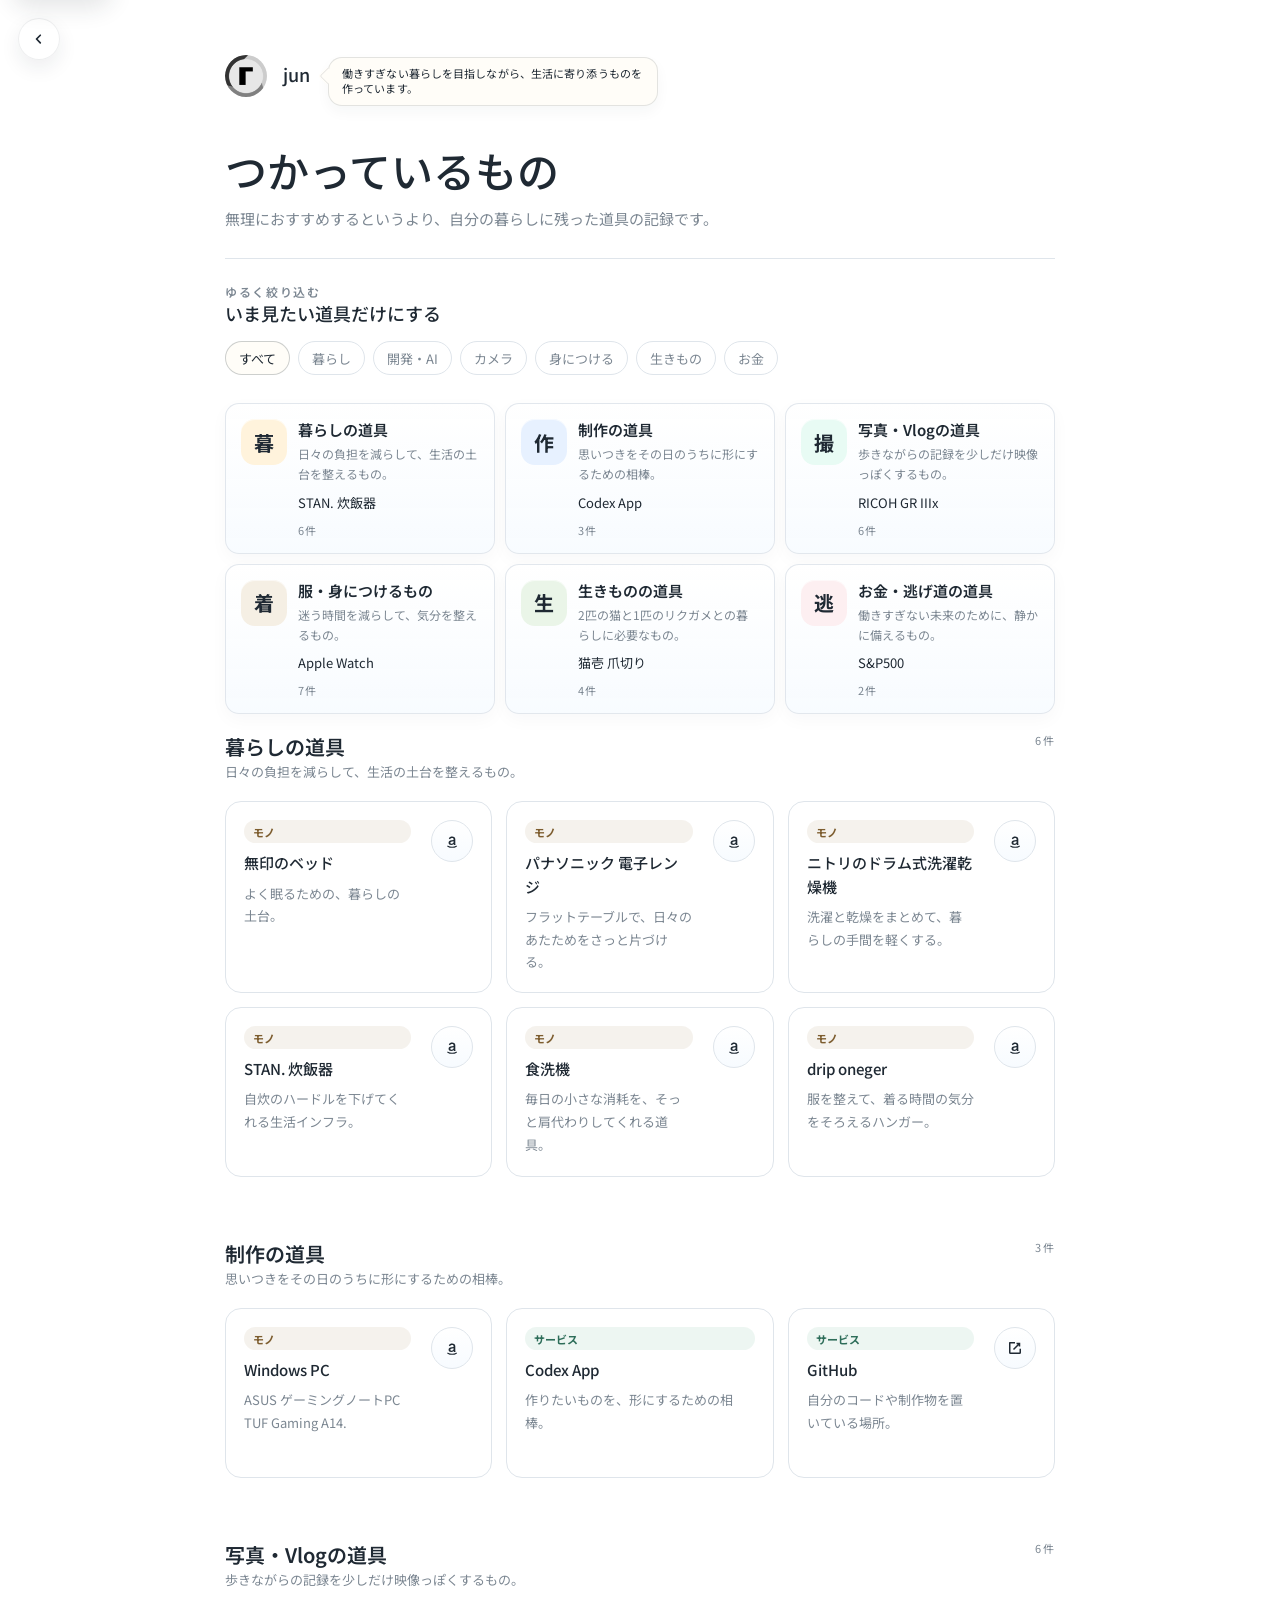
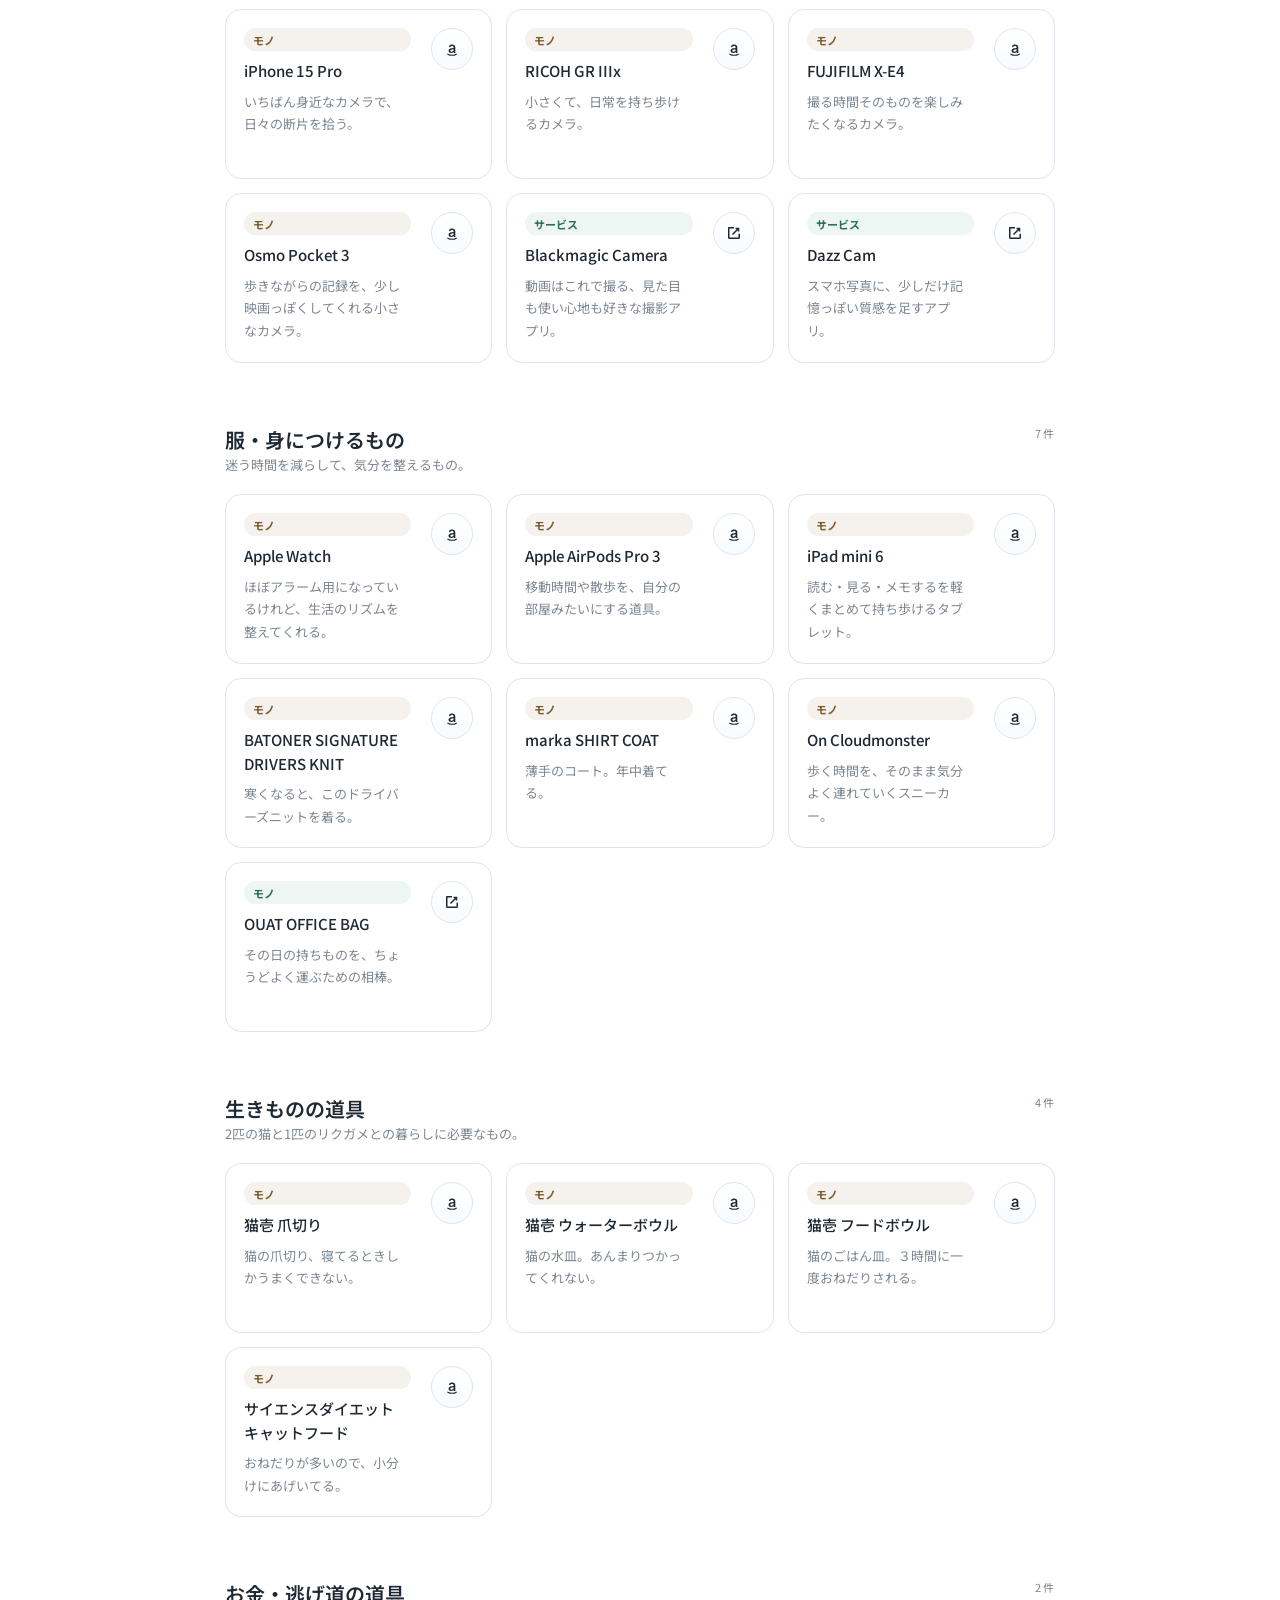
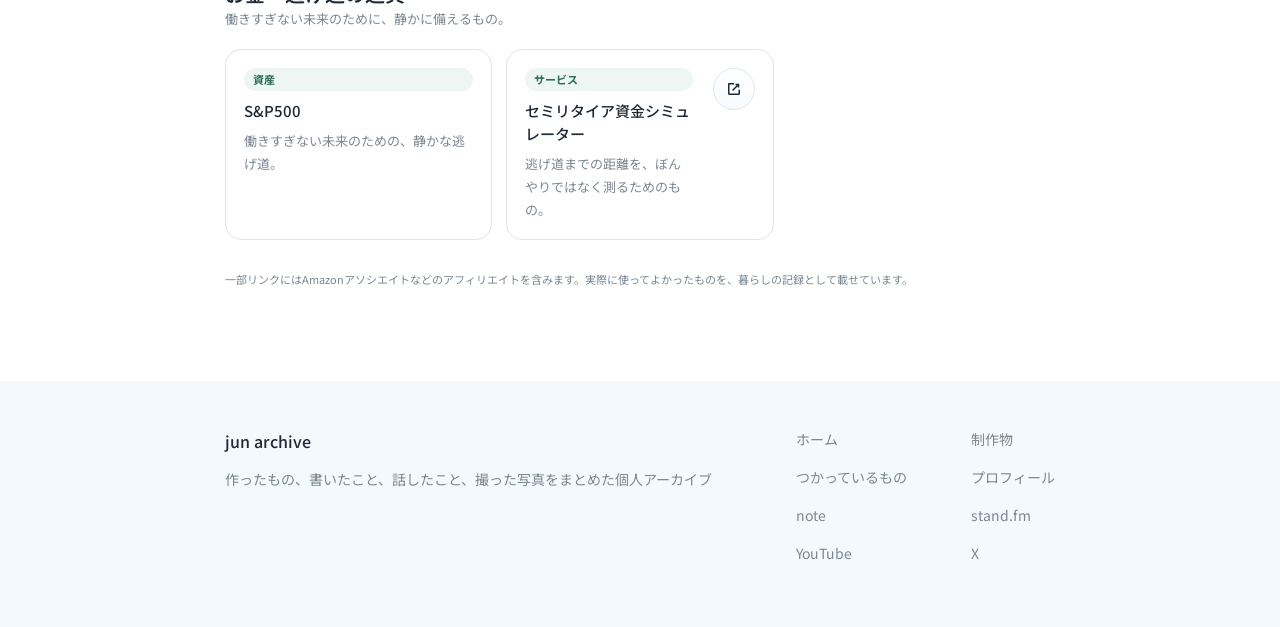
<file: uses/index.html>
<!doctype html>
<html lang="ja">

<head>
  <meta charset="UTF-8" />
  <meta name="viewport" content="width=device-width, initial-scale=1.0" />
  <meta name="description" content="じゅんが日々の生活、写真、動画、開発、セミリタイア準備で実際に使っているものをまとめたページです。無理にすすめるより、暮らしに残った道具の記録です。" />
  <link rel="canonical" href="https://ju-nn.github.io/archive/uses/" />
  <meta property="og:type" content="website" />
  <meta property="og:locale" content="ja_JP" />
  <meta property="og:site_name" content="jun archive" />
  <meta property="og:url" content="https://ju-nn.github.io/archive/uses/" />
  <meta property="og:title" content="つかっているもの | jun archive" />
  <meta property="og:description" content="じゅんが日々の生活、写真、動画、開発、セミリタイア準備で実際に使っているものをまとめたページです。無理にすすめるより、暮らしに残った道具の記録です。" />
  <meta property="og:image" content="https://ju-nn.github.io/archive/assets/og-card-v2.png" />
  <meta property="og:image:secure_url" content="https://ju-nn.github.io/archive/assets/og-card-v2.png" />
  <meta property="og:image:type" content="image/png" />
  <meta property="og:image:width" content="1200" />
  <meta property="og:image:height" content="630" />
  <meta property="og:image:alt" content="jun archive 作ったものと暮らしの記録" />
  <meta name="theme-color" content="#f6f0e6" />
  <meta name="twitter:card" content="summary_large_image" />
  <meta name="twitter:title" content="つかっているもの | jun archive" />
  <meta name="twitter:description" content="じゅんが日々の生活、写真、動画、開発、セミリタイア準備で実際に使っているものをまとめたページです。無理にすすめるより、暮らしに残った道具の記録です。" />
  <meta name="twitter:image" content="https://ju-nn.github.io/archive/assets/og-card-v2.png" />
  <meta name="twitter:image:alt" content="jun archive 作ったものと暮らしの記録" />
  <link rel="icon" href="../assets/icon.png" type="image/png" />
  <link rel="apple-touch-icon" href="../assets/icon.png" />
  <link rel="preconnect" href="https://fonts.googleapis.com" />
  <link rel="preconnect" href="https://fonts.gstatic.com" crossorigin />
  <link href="https://fonts.googleapis.com/css2?family=Noto+Sans+JP:wght@400;500;700&display=swap" rel="stylesheet" />
  <title>つかっているもの | jun archive</title>
  <link rel="stylesheet" href="../styles.css" />
</head>

<body>
  <a class="skip-link" href="#main-content">本文へ移動</a>
  <a class="gear-back-link" href="../" aria-label="アーカイブへ戻る" data-tooltip="アーカイブへ戻る">
    <svg viewBox="0 0 24 24" aria-hidden="true" focusable="false">
      <path d="M14.25 6.75a1 1 0 0 1 0 1.41L10.41 12l3.84 3.84a1 1 0 1 1-1.41 1.42l-4.54-4.54a1 1 0 0 1 0-1.42l4.54-4.54a1 1 0 0 1 1.41 0Z" />
    </svg>
  </a>

  <main class="page gear-page" id="main-content">
    <header class="site-header" aria-labelledby="page-title">
      <a class="brand" href="../" aria-label="junのホーム">
        <img class="brand-icon" src="../assets/icon.png" alt="" />
        <span class="brand-copy">
          <span id="page-title">jun</span>
          <span class="brand-bubble" aria-hidden="true">
            <span class="brand-bubble-text">働きすぎない暮らしを目指しながら、生活に寄り添うものを作っています。</span>
            <span class="brand-bubble-tail" aria-hidden="true"></span>
          </span>
        </span>
      </a>
    </header>

    <section class="gear-hero" aria-labelledby="gear-page-title">
      <h1 id="gear-page-title">つかっているもの</h1>
      <p id="gear-hero-text">無理におすすめするというより、自分の暮らしに残った道具の記録です。</p>
    </section>

    <section class="gear-filter-section" aria-labelledby="gear-filter-title">
      <div>
        <p class="section-kicker">ゆるく絞り込む</p>
        <h2 id="gear-filter-title">いま見たい道具だけにする</h2>
      </div>
      <div class="gear-filter-nav" id="gear-filter-nav" role="tablist" aria-label="道具カテゴリの絞り込み"></div>
    </section>

    <h2 class="sr-only" id="gear-category-title">カテゴリ</h2>
    <nav class="gear-category-nav" id="gear-category-nav" aria-labelledby="gear-category-title"></nav>

    <h2 class="sr-only" id="gear-detail-title">道具の一覧</h2>
    <div class="gear-detail" id="gear-detail" aria-labelledby="gear-detail-title" aria-live="polite"></div>
    <p class="gear-disclosure gear-page-disclosure">一部リンクにはAmazonアソシエイトなどのアフィリエイトを含みます。実際に使ってよかったものを、暮らしの記録として載せています。</p>
  </main>

  <footer class="site-footer">
    <div class="footer-inner">
      <div>
        <p class="footer-brand">jun archive</p>
        <p class="footer-copy">作ったもの、書いたこと、話したこと、撮った写真をまとめた個人アーカイブ</p>
      </div>
      <nav class="footer-links" aria-label="フッターリンク">
        <a href="../">ホーム</a>
        <a href="../#works">制作物</a>
        <a href="./index.html">つかっているもの</a>
        <a href="../about.html">プロフィール</a>
        <a href="https://note.com/reilst" target="_blank" rel="noopener noreferrer">note</a>
        <a href="https://stand.fm/channels/64a22cefb352effb9d4d0999" target="_blank" rel="noopener noreferrer">stand.fm</a>
        <a href="https://www.youtube.com/@junnn-vlog" target="_blank" rel="noopener noreferrer">YouTube</a>
        <a href="https://x.com/reil_st" target="_blank" rel="noopener noreferrer">X</a>
      </nav>
    </div>
  </footer>

  <template id="gear-detail-section-template">
    <section class="gear-detail-section">
      <div class="gear-detail-anchor" aria-hidden="true"></div>
      <div class="gear-detail-heading">
        <div>
          <h2></h2>
          <p class="gear-detail-summary"></p>
        </div>
        <span class="gear-detail-count"></span>
      </div>
      <div class="gear-detail-grid"></div>
    </section>
  </template>

  <template id="gear-category-template">
    <article class="gear-category-card">
      <a class="gear-category-link" href="#">
        <span class="gear-category-symbol"></span>
        <span class="gear-category-copy">
          <span class="gear-category-title"></span>
          <span class="gear-category-summary"></span>
        </span>
        <span class="gear-category-preview"></span>
        <span class="gear-category-count"></span>
      </a>
    </article>
  </template>

  <template id="gear-detail-card-template">
    <article class="gear-detail-card">
      <div class="gear-detail-card-copy">
        <span class="gear-kind"></span>
        <h3></h3>
        <p></p>
      </div>
      <a class="gear-link" target="_blank" rel="noopener noreferrer sponsored" aria-label="Amazonで見る" data-tooltip="Amazonで見る">
        <svg viewBox="0 0 24 24" aria-hidden="true" focusable="false">
          <path d="M12.2 6.1c2.5 0 4.2 1.4 4.2 3.7v5.3c0 .8.1 1.5.3 2.1h-2.2c-.1-.4-.2-.8-.2-1.2-.8.9-2 1.4-3.4 1.4-2.1 0-3.5-1.2-3.5-3 0-2 1.5-3.1 4.2-3.4l2.5-.3v-.7c0-1.2-.8-1.9-2.1-1.9-1.2 0-2.1.5-2.7 1.5L7.7 8.5c1-1.6 2.6-2.4 4.5-2.4Zm1.9 6.3-2.1.3c-1.5.2-2.2.7-2.2 1.6 0 .8.7 1.3 1.7 1.3 1.5 0 2.6-1 2.6-2.3v-.9Z" />
          <path d="M6.4 18.9c1.7 1 3.6 1.5 5.7 1.5 2.2 0 4.1-.5 5.7-1.5" fill="none" stroke="currentColor" stroke-width="1.45" stroke-linecap="round" />
        </svg>
      </a>
    </article>
  </template>

  <script src="../data/gear-data.js"></script>
  <script src="../gear.js"></script>
</body>

</html>
</file>
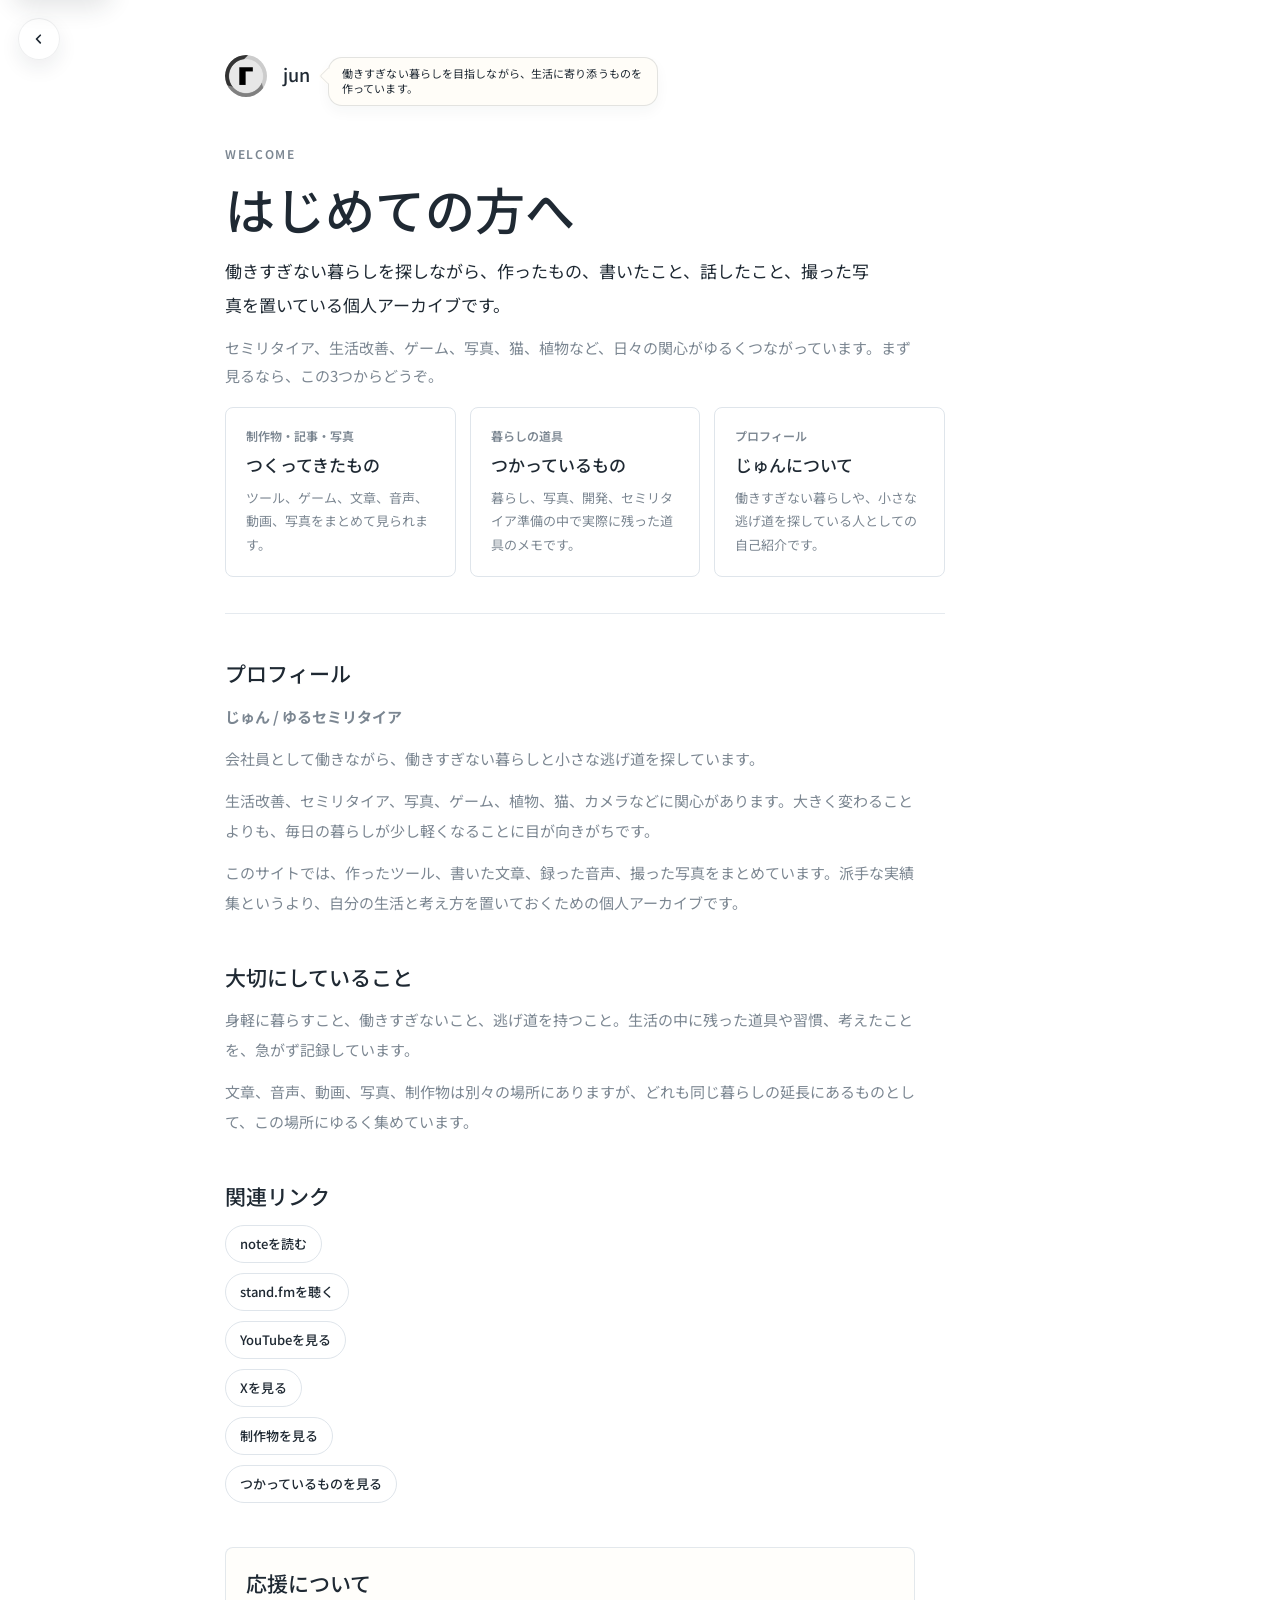
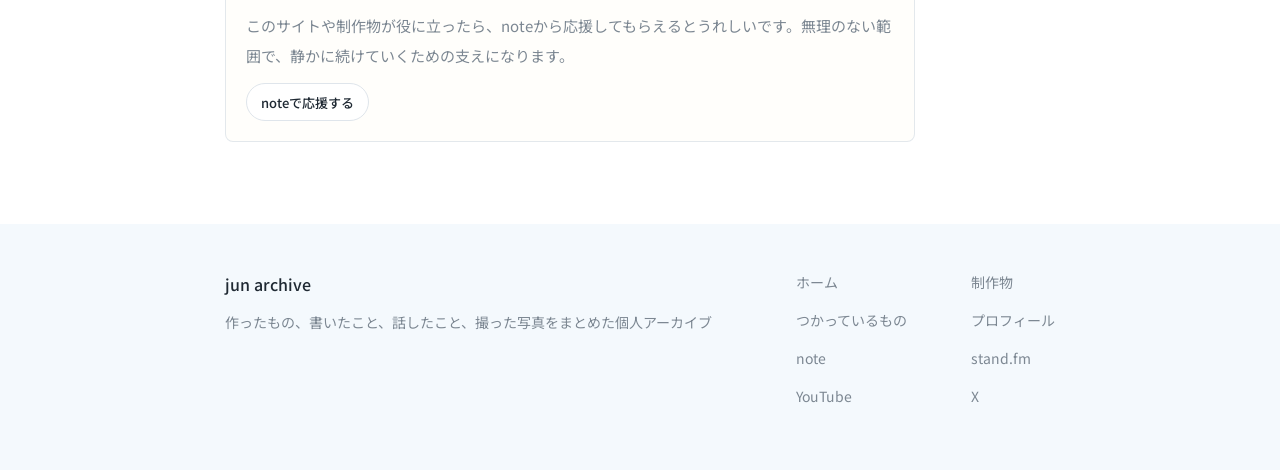
<file: about.html>
<!doctype html>
<html lang="ja">

<head>
  <meta charset="UTF-8" />
  <meta name="viewport" content="width=device-width, initial-scale=1.0" />
  <meta name="description" content="はじめて来た方向けに、じゅんの個人アーカイブで見られる制作物、文章、音声、写真、つかっているもの、プロフィールへの入口をまとめています。" />
  <link rel="canonical" href="https://ju-nn.github.io/archive/about.html" />
  <meta property="og:type" content="website" />
  <meta property="og:locale" content="ja_JP" />
  <meta property="og:site_name" content="jun archive" />
  <meta property="og:url" content="https://ju-nn.github.io/archive/about.html" />
  <meta property="og:title" content="はじめての方へ | jun archive" />
  <meta property="og:description" content="はじめて来た方向けに、じゅんの個人アーカイブで見られる制作物、文章、音声、写真、つかっているもの、プロフィールへの入口をまとめています。" />
  <meta property="og:image" content="https://ju-nn.github.io/archive/assets/og-card-v2.png" />
  <meta property="og:image:secure_url" content="https://ju-nn.github.io/archive/assets/og-card-v2.png" />
  <meta property="og:image:type" content="image/png" />
  <meta property="og:image:width" content="1200" />
  <meta property="og:image:height" content="630" />
  <meta property="og:image:alt" content="jun archive 作ったものと暮らしの記録" />
  <meta name="theme-color" content="#f6f0e6" />
  <meta name="twitter:card" content="summary_large_image" />
  <meta name="twitter:title" content="はじめての方へ | jun archive" />
  <meta name="twitter:description" content="はじめて来た方向けに、じゅんの個人アーカイブで見られる制作物、文章、音声、写真、つかっているもの、プロフィールへの入口をまとめています。" />
  <meta name="twitter:image" content="https://ju-nn.github.io/archive/assets/og-card-v2.png" />
  <meta name="twitter:image:alt" content="jun archive 作ったものと暮らしの記録" />
  <link rel="icon" href="./assets/icon.png" type="image/png" />
  <link rel="apple-touch-icon" href="./assets/icon.png" />
  <link rel="preconnect" href="https://fonts.googleapis.com" />
  <link rel="preconnect" href="https://fonts.gstatic.com" crossorigin />
  <link href="https://fonts.googleapis.com/css2?family=Noto+Sans+JP:wght@400;500;700&display=swap" rel="stylesheet" />
  <title>はじめての方へ | jun archive</title>
  <link rel="stylesheet" href="./styles.css" />
</head>

<body>
  <a class="skip-link" href="#main-content">本文へ移動</a>
  <a class="gear-back-link" href="./" aria-label="アーカイブへ戻る" data-tooltip="アーカイブへ戻る">
    <svg viewBox="0 0 24 24" aria-hidden="true" focusable="false">
      <path d="M14.25 6.75a1 1 0 0 1 0 1.41L10.41 12l3.84 3.84a1 1 0 1 1-1.41 1.42l-4.54-4.54a1 1 0 0 1 0-1.42l4.54-4.54a1 1 0 0 1 1.41 0Z" />
    </svg>
  </a>
  <main class="page about-page" id="main-content">
    <header class="site-header" aria-labelledby="page-title">
      <a class="brand" href="./" aria-label="junのホーム">
        <img class="brand-icon" src="./assets/icon.png" alt="" />
        <span class="brand-copy">
          <span id="page-title">jun</span>
          <span class="brand-bubble" aria-hidden="true">
            <span class="brand-bubble-text">働きすぎない暮らしを目指しながら、生活に寄り添うものを作っています。</span>
            <span class="brand-bubble-tail" aria-hidden="true"></span>
          </span>
        </span>
      </a>
    </header>

    <article class="about-article">
      <header class="about-hero">
        <p class="section-kicker">Welcome</p>
        <h1>はじめての方へ</h1>
        <p class="about-lead">働きすぎない暮らしを探しながら、作ったもの、書いたこと、話したこと、撮った写真を置いている個人アーカイブです。</p>
        <p class="home-hero-note">セミリタイア、生活改善、ゲーム、写真、猫、植物など、日々の関心がゆるくつながっています。まず見るなら、この3つからどうぞ。</p>
        <div class="starter-grid">
          <a class="starter-card" href="./#works">
            <span class="starter-label">制作物・記事・写真</span>
            <span class="starter-title">つくってきたもの</span>
            <span class="starter-copy">ツール、ゲーム、文章、音声、動画、写真をまとめて見られます。</span>
          </a>
          <a class="starter-card" href="./uses/index.html">
            <span class="starter-label">暮らしの道具</span>
            <span class="starter-title">つかっているもの</span>
            <span class="starter-copy">暮らし、写真、開発、セミリタイア準備の中で実際に残った道具のメモです。</span>
          </a>
          <a class="starter-card" href="#about-profile-title">
            <span class="starter-label">プロフィール</span>
            <span class="starter-title">じゅんについて</span>
            <span class="starter-copy">働きすぎない暮らしや、小さな逃げ道を探している人としての自己紹介です。</span>
          </a>
        </div>
      </header>

      <section class="about-section" id="about-profile" aria-labelledby="about-profile-title">
        <h2 id="about-profile-title">プロフィール</h2>
        <p><strong>じゅん / ゆるセミリタイア</strong></p>
        <p>会社員として働きながら、働きすぎない暮らしと小さな逃げ道を探しています。</p>
        <p>生活改善、セミリタイア、写真、ゲーム、植物、猫、カメラなどに関心があります。大きく変わることよりも、毎日の暮らしが少し軽くなることに目が向きがちです。</p>
        <p>このサイトでは、作ったツール、書いた文章、録った音声、撮った写真をまとめています。派手な実績集というより、自分の生活と考え方を置いておくための個人アーカイブです。</p>
      </section>

      <section class="about-section" aria-labelledby="about-values-title">
        <h2 id="about-values-title">大切にしていること</h2>
        <p>身軽に暮らすこと、働きすぎないこと、逃げ道を持つこと。生活の中に残った道具や習慣、考えたことを、急がず記録しています。</p>
        <p>文章、音声、動画、写真、制作物は別々の場所にありますが、どれも同じ暮らしの延長にあるものとして、この場所にゆるく集めています。</p>
      </section>

      <section class="about-section" aria-labelledby="about-links-title">
        <h2 id="about-links-title">関連リンク</h2>
        <nav class="quiet-links quiet-links--stacked" aria-label="関連リンク">
          <a href="https://note.com/reilst" target="_blank" rel="noopener noreferrer">noteを読む</a>
          <a href="https://stand.fm/channels/64a22cefb352effb9d4d0999" target="_blank" rel="noopener noreferrer">stand.fmを聴く</a>
          <a href="https://www.youtube.com/@junnn-vlog" target="_blank" rel="noopener noreferrer">YouTubeを見る</a>
          <a href="https://x.com/reil_st" target="_blank" rel="noopener noreferrer">Xを見る</a>
          <a href="./#works">制作物を見る</a>
          <a href="./uses/index.html">つかっているものを見る</a>
        </nav>
      </section>

      <section class="about-section about-support" aria-labelledby="about-support-title">
        <h2 id="about-support-title">応援について</h2>
        <p>このサイトや制作物が役に立ったら、noteから応援してもらえるとうれしいです。無理のない範囲で、静かに続けていくための支えになります。</p>
        <nav class="quiet-links" aria-label="応援リンク">
          <a href="https://note.com/reilst/n/ne4a5d7e3114b" target="_blank" rel="noopener noreferrer">noteで応援する</a>
        </nav>
      </section>
    </article>
  </main>

  <footer class="site-footer">
    <div class="footer-inner">
      <div>
        <p class="footer-brand">jun archive</p>
        <p class="footer-copy">作ったもの、書いたこと、話したこと、撮った写真をまとめた個人アーカイブ</p>
      </div>
      <nav class="footer-links" aria-label="フッターリンク">
        <a href="./">ホーム</a>
        <a href="./#works">制作物</a>
        <a href="./uses/index.html">つかっているもの</a>
        <a href="./about.html">プロフィール</a>
        <a href="https://note.com/reilst" target="_blank" rel="noopener noreferrer">note</a>
        <a href="https://stand.fm/channels/64a22cefb352effb9d4d0999" target="_blank" rel="noopener noreferrer">stand.fm</a>
        <a href="https://www.youtube.com/@junnn-vlog" target="_blank" rel="noopener noreferrer">YouTube</a>
        <a href="https://x.com/reil_st" target="_blank" rel="noopener noreferrer">X</a>
      </nav>
    </div>
  </footer>
</body>

</html>
</file>
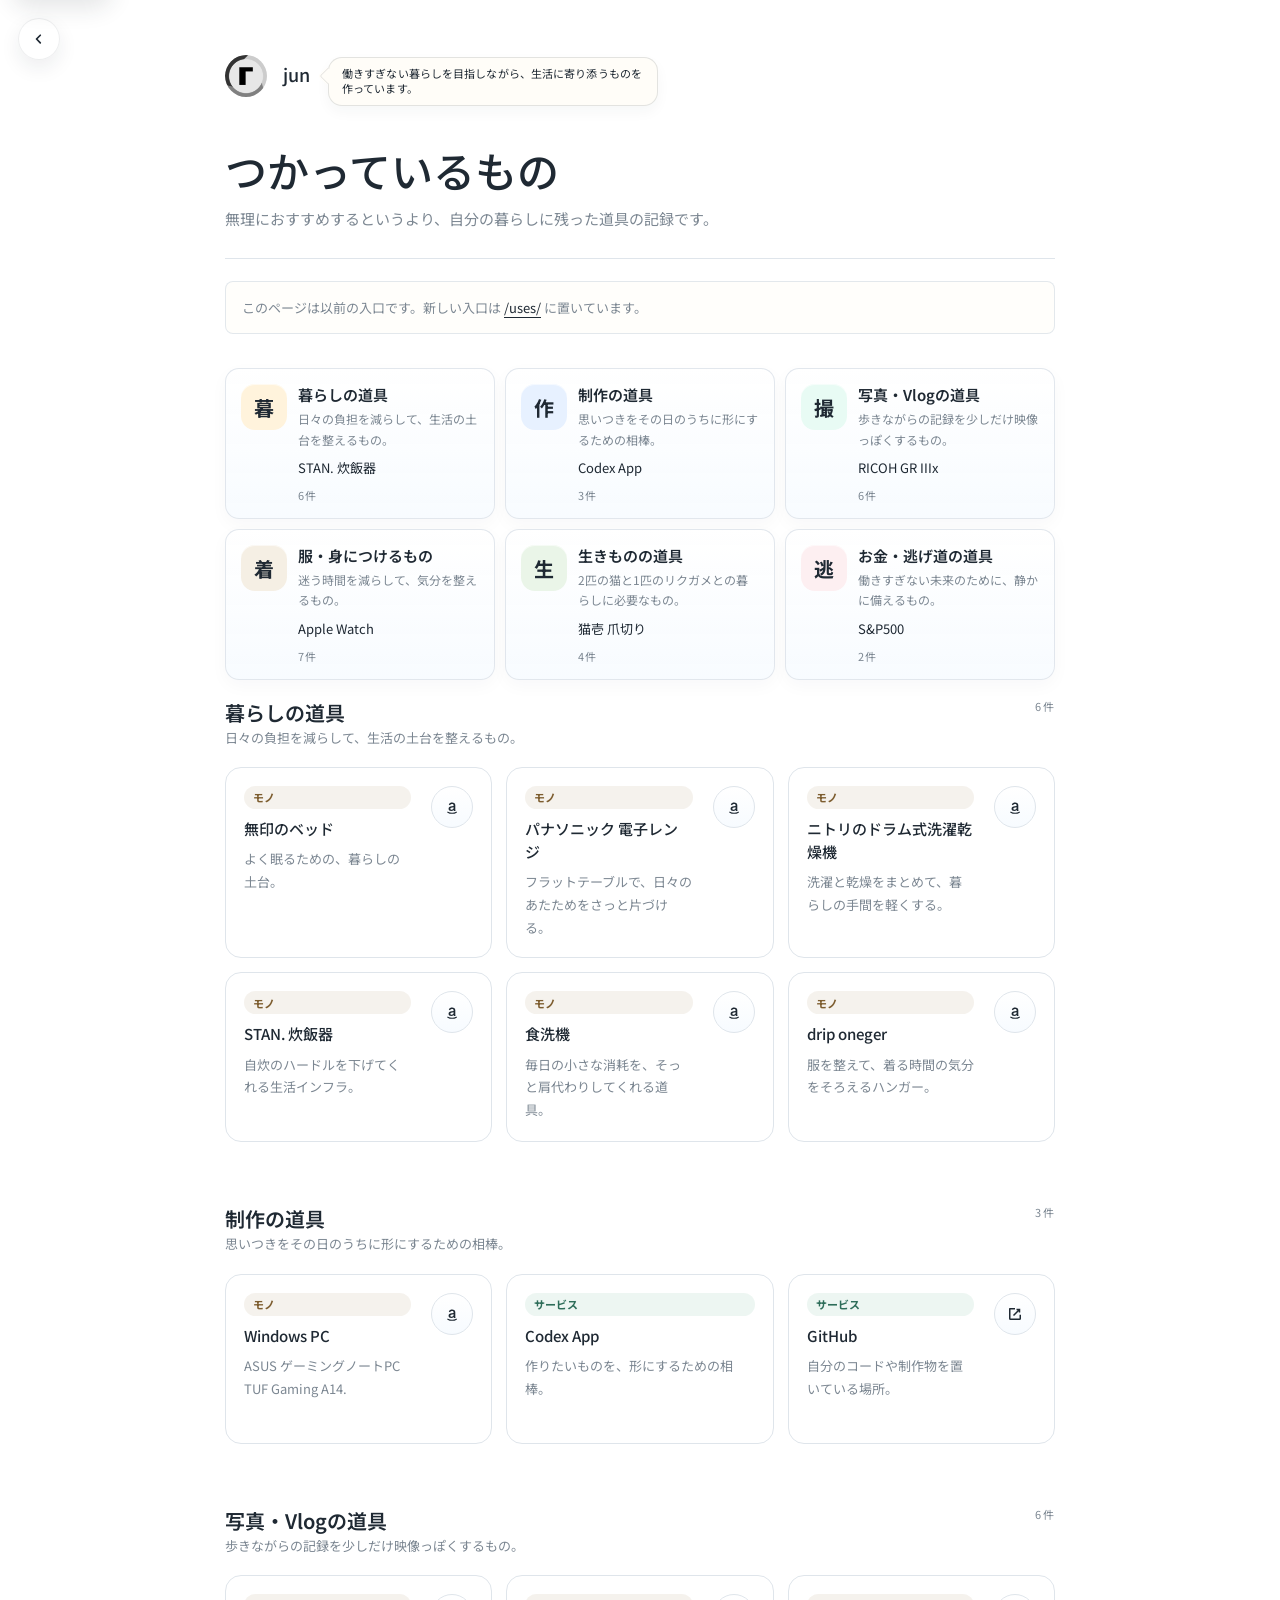
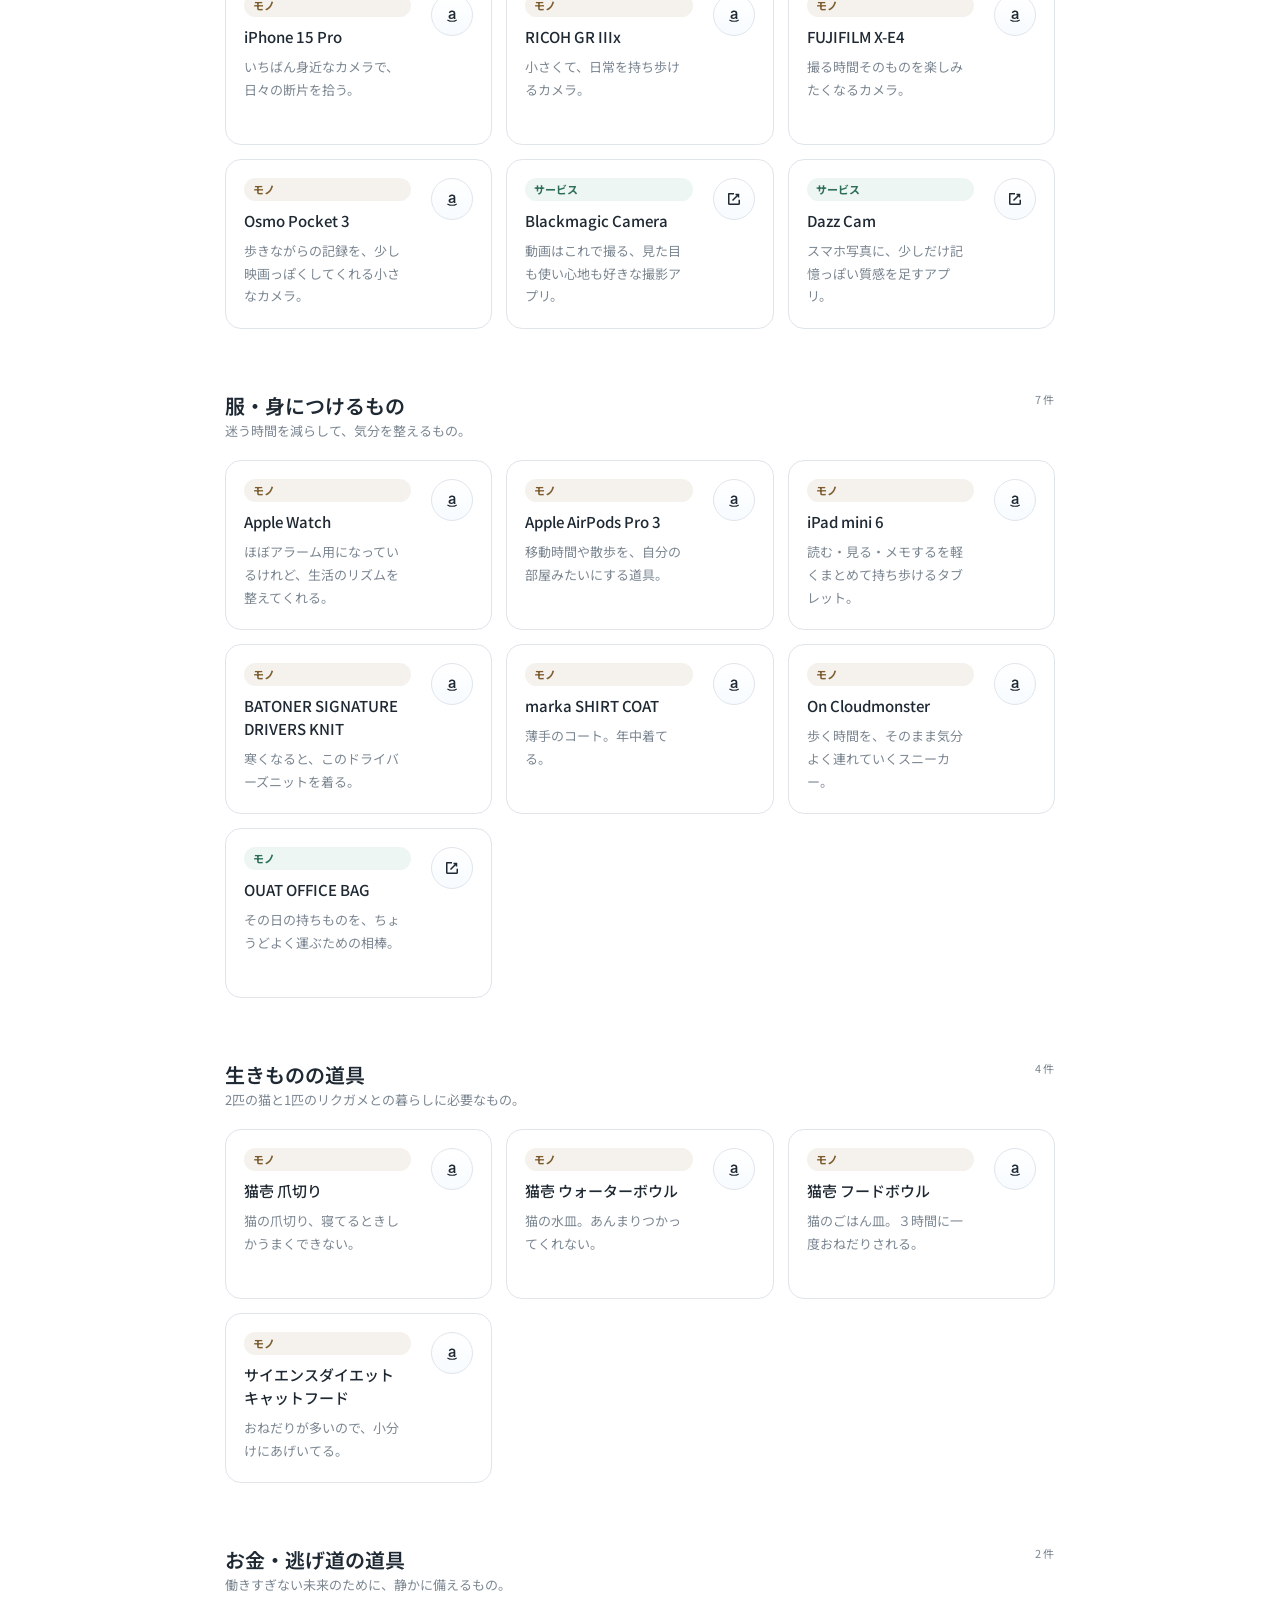
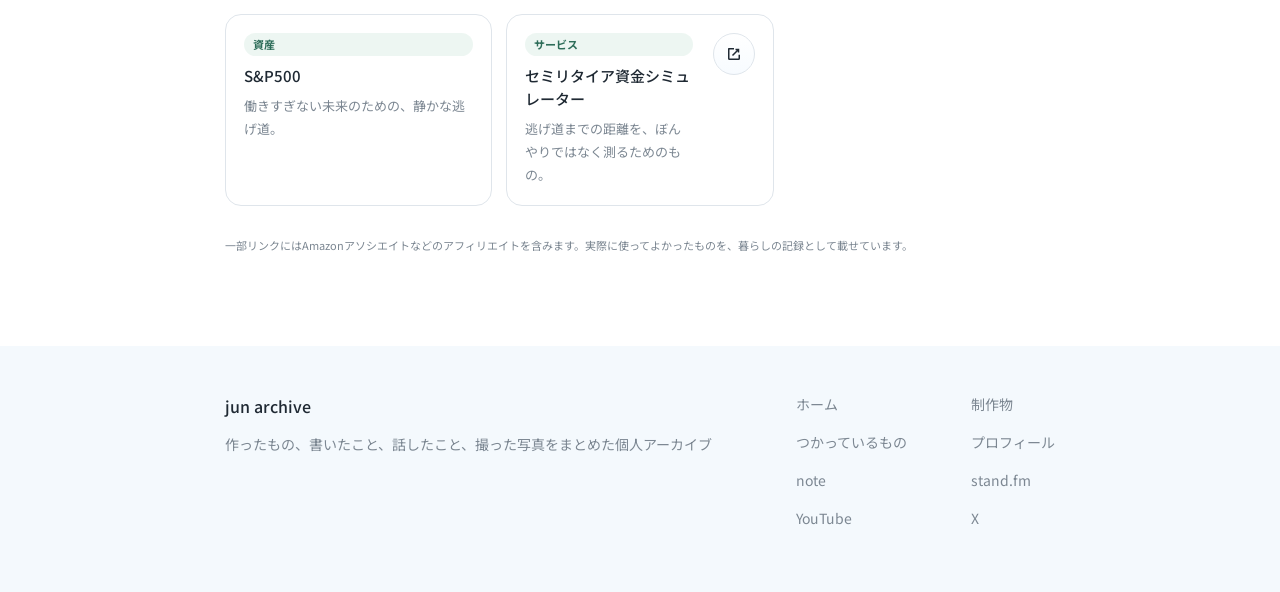
<file: gear.html>
<!doctype html>
<html lang="ja">

<head>
  <meta charset="UTF-8" />
  <meta name="viewport" content="width=device-width, initial-scale=1.0" />
  <meta name="description" content="じゅんが日々の生活、写真、動画、開発、セミリタイア準備で実際に使っているものをまとめたページです。無理にすすめるより、暮らしに残った道具の記録です。" />
  <meta name="robots" content="noindex, follow" />
  <link rel="canonical" href="https://ju-nn.github.io/archive/uses/" />
  <meta property="og:type" content="website" />
  <meta property="og:locale" content="ja_JP" />
  <meta property="og:site_name" content="jun archive" />
  <meta property="og:url" content="https://ju-nn.github.io/archive/uses/" />
  <meta property="og:title" content="つかっているもの | jun archive" />
  <meta property="og:description" content="じゅんが日々の生活、写真、動画、開発、セミリタイア準備で実際に使っているものをまとめたページです。無理にすすめるより、暮らしに残った道具の記録です。" />
  <meta property="og:image" content="https://ju-nn.github.io/archive/assets/icon.png" />
  <meta property="og:image:width" content="330" />
  <meta property="og:image:height" content="330" />
  <meta property="og:image:alt" content="junのアイコン" />
  <meta name="theme-color" content="#f6f0e6" />
  <meta name="twitter:card" content="summary_large_image" />
  <meta name="twitter:title" content="つかっているもの | jun archive" />
  <meta name="twitter:description" content="じゅんが日々の生活、写真、動画、開発、セミリタイア準備で実際に使っているものをまとめたページです。無理にすすめるより、暮らしに残った道具の記録です。" />
  <meta name="twitter:image" content="https://ju-nn.github.io/archive/assets/icon.png" />
  <link rel="icon" href="./assets/icon.png" type="image/png" />
  <link rel="apple-touch-icon" href="./assets/icon.png" />
  <link rel="preconnect" href="https://fonts.googleapis.com" />
  <link rel="preconnect" href="https://fonts.gstatic.com" crossorigin />
  <link href="https://fonts.googleapis.com/css2?family=Noto+Sans+JP:wght@400;500;700&display=swap" rel="stylesheet" />
  <title>つかっているもの | jun archive</title>
  <link rel="stylesheet" href="./styles.css" />
</head>

<body>
  <a class="skip-link" href="#main-content">本文へ移動</a>
  <a class="gear-back-link" href="./" aria-label="アーカイブへ戻る" data-tooltip="アーカイブへ戻る">
    <svg viewBox="0 0 24 24" aria-hidden="true" focusable="false">
      <path d="M14.25 6.75a1 1 0 0 1 0 1.41L10.41 12l3.84 3.84a1 1 0 1 1-1.41 1.42l-4.54-4.54a1 1 0 0 1 0-1.42l4.54-4.54a1 1 0 0 1 1.41 0Z" />
    </svg>
  </a>

  <main class="page gear-page" id="main-content">
    <header class="site-header" aria-labelledby="page-title">
      <a class="brand" href="./" aria-label="junのホーム">
        <img class="brand-icon" src="./assets/icon.png" alt="" />
        <span class="brand-copy">
          <span id="page-title">jun</span>
          <span class="brand-bubble" aria-hidden="true">
            <span class="brand-bubble-text">働きすぎない暮らしを目指しながら、生活に寄り添うものを作っています。</span>
            <span class="brand-bubble-tail" aria-hidden="true"></span>
          </span>
        </span>
      </a>
    </header>

    <section class="gear-hero" aria-labelledby="gear-page-title">
      <h1 id="gear-page-title">つかっているもの</h1>
      <p id="gear-hero-text">無理におすすめするというより、自分の暮らしに残った道具の記録です。</p>
    </section>

    <aside class="quiet-notice" aria-label="ページURLについて">
      <p>このページは以前の入口です。新しい入口は <a href="./uses/index.html">/uses/</a> に置いています。</p>
    </aside>

    <h2 class="sr-only" id="gear-category-title">カテゴリ</h2>
    <nav class="gear-category-nav" id="gear-category-nav" aria-labelledby="gear-category-title"></nav>

    <h2 class="sr-only" id="gear-detail-title">道具の一覧</h2>
    <div class="gear-detail" id="gear-detail" aria-labelledby="gear-detail-title" aria-live="polite"></div>
    <p class="gear-disclosure gear-page-disclosure">一部リンクにはAmazonアソシエイトなどのアフィリエイトを含みます。実際に使ってよかったものを、暮らしの記録として載せています。</p>
  </main>

  <footer class="site-footer">
    <div class="footer-inner">
      <div>
        <p class="footer-brand">jun archive</p>
        <p class="footer-copy">作ったもの、書いたこと、話したこと、撮った写真をまとめた個人アーカイブ</p>
      </div>
      <nav class="footer-links" aria-label="フッターリンク">
        <a href="./">ホーム</a>
        <a href="./#works">制作物</a>
        <a href="./uses/index.html">つかっているもの</a>
        <a href="./about.html">プロフィール</a>
        <a href="https://note.com/reilst" target="_blank" rel="noopener noreferrer">note</a>
        <a href="https://stand.fm/channels/64a22cefb352effb9d4d0999" target="_blank" rel="noopener noreferrer">stand.fm</a>
        <a href="https://www.youtube.com/@junnn-vlog" target="_blank" rel="noopener noreferrer">YouTube</a>
        <a href="https://x.com/reil_st" target="_blank" rel="noopener noreferrer">X</a>
      </nav>
    </div>
  </footer>

  <template id="gear-detail-section-template">
    <section class="gear-detail-section">
      <div class="gear-detail-anchor" aria-hidden="true"></div>
      <div class="gear-detail-heading">
        <div>
          <h2></h2>
          <p class="gear-detail-summary"></p>
        </div>
        <span class="gear-detail-count"></span>
      </div>
      <div class="gear-detail-grid"></div>
    </section>
  </template>

  <template id="gear-category-template">
    <article class="gear-category-card">
      <a class="gear-category-link" href="#">
        <span class="gear-category-symbol"></span>
        <span class="gear-category-copy">
          <span class="gear-category-title"></span>
          <span class="gear-category-summary"></span>
        </span>
        <span class="gear-category-preview"></span>
        <span class="gear-category-count"></span>
      </a>
    </article>
  </template>

  <template id="gear-detail-card-template">
    <article class="gear-detail-card">
      <div class="gear-detail-card-copy">
        <span class="gear-kind"></span>
        <h3></h3>
        <p></p>
      </div>
      <a class="gear-link" target="_blank" rel="noopener noreferrer sponsored" aria-label="Amazonで見る" data-tooltip="Amazonで見る">
        <svg viewBox="0 0 24 24" aria-hidden="true" focusable="false">
          <path d="M12.2 6.1c2.5 0 4.2 1.4 4.2 3.7v5.3c0 .8.1 1.5.3 2.1h-2.2c-.1-.4-.2-.8-.2-1.2-.8.9-2 1.4-3.4 1.4-2.1 0-3.5-1.2-3.5-3 0-2 1.5-3.1 4.2-3.4l2.5-.3v-.7c0-1.2-.8-1.9-2.1-1.9-1.2 0-2.1.5-2.7 1.5L7.7 8.5c1-1.6 2.6-2.4 4.5-2.4Zm1.9 6.3-2.1.3c-1.5.2-2.2.7-2.2 1.6 0 .8.7 1.3 1.7 1.3 1.5 0 2.6-1 2.6-2.3v-.9Z" />
          <path d="M6.4 18.9c1.7 1 3.6 1.5 5.7 1.5 2.2 0 4.1-.5 5.7-1.5" fill="none" stroke="currentColor" stroke-width="1.45" stroke-linecap="round" />
        </svg>
      </a>
    </article>
  </template>

  <script src="./data/gear-data.js"></script>
  <script src="./gear.js"></script>
</body>

</html>
</file>
<file: styles.css>
:root {
  --bg: #ffffff;
  --footer-bg: #f4f9fd;
  --ink: #1f2933;
  --muted: #7c8792;
  --line: #dfe5eb;
  --thumb: #eef8ff;
  --thumb-strong: #e5f3fc;
  --button: #ffffff;
  --note-accent: #2cb696;
  --note-soft: #eef9f5;
  --standfm-accent: #d87a24;
  --standfm-soft: #fff5e8;
  --works-accent: #3f66a3;
  --works-soft: #eef4ff;
  --youtube-accent: #ff0033;
  --youtube-soft: #fff0f2;
  color: var(--ink);
  background: var(--bg);
  font-family: "Noto Sans JP", "Hiragino Sans", "Hiragino Kaku Gothic ProN", "Yu Gothic", Meiryo, sans-serif;
  font-synthesis: none;
  text-rendering: optimizeLegibility;
  -webkit-font-smoothing: antialiased;
}

* {
  box-sizing: border-box;
}

html,
body {
  min-width: 320px;
  min-height: 100%;
  margin: 0;
}

body {
  background: var(--bg);
}

a {
  color: inherit;
}

.skip-link {
  position: fixed;
  top: 12px;
  left: 12px;
  z-index: 1000;
  padding: 10px 14px;
  border: 1px solid rgba(31, 41, 51, 0.14);
  border-radius: 999px;
  background: #ffffff;
  color: var(--ink);
  font-size: 14px;
  font-weight: 500;
  line-height: 1;
  text-decoration: none;
  box-shadow: 0 10px 24px rgba(31, 41, 51, 0.12);
  transform: translateY(-140%);
  transition: transform 160ms ease;
}

.skip-link:focus-visible {
  outline: 2px solid rgba(31, 41, 51, 0.24);
  outline-offset: 3px;
  transform: translateY(0);
}

button {
  font: inherit;
}

.page {
  width: min(100% - 40px, 830px);
  margin: 0 auto;
  padding: 52px 0 72px;
}

.site-header {
  display: flex;
  align-items: center;
  justify-content: space-between;
  gap: 18px;
  margin-bottom: 44px;
  position: relative;
  z-index: 4;
}

.brand {
  display: inline-flex;
  gap: 16px;
  align-items: center;
  padding: 0;
  border: 0;
  appearance: none;
  background: transparent;
  color: var(--ink);
  font-size: 18px;
  font-weight: 500;
  letter-spacing: 0;
  text-align: left;
  text-decoration: none;
  cursor: pointer;
}

.brand-copy {
  position: relative;
  display: flex;
  align-items: center;
  gap: 18px;
  min-width: 0;
  text-align: left;
}

.brand-copy > #page-title {
  line-height: 1;
  transform: translateY(-2px);
}

.brand-icon {
  width: 42px;
  height: 42px;
  border-radius: 50%;
  object-fit: cover;
}

.brand-bubble {
  position: relative;
  display: inline-block;
  width: clamp(250px, 34vw, 330px);
  max-width: clamp(250px, 34vw, 330px);
  padding: 8px 13px 9px;
  border: 1px solid rgba(31, 41, 51, 0.12);
  border-radius: 14px;
  background: #fffdf8;
  color: var(--ink);
  font-size: 11px;
  line-height: 1.35;
  font-weight: 400;
  letter-spacing: 0.01em;
  text-align: left;
  transform: translateY(5px);
  box-shadow: 0 6px 14px rgba(31, 41, 51, 0.04);
  overflow: visible;
}

.brand-bubble-text {
  display: block;
}

.brand-bubble-tail {
  position: absolute;
  top: 12px;
  left: -7px;
  width: 12px;
  height: 12px;
  border-left: 1px solid rgba(31, 41, 51, 0.12);
  border-bottom: 1px solid rgba(31, 41, 51, 0.12);
  border-radius: 0 0 0 2px;
  background: #fffdf8;
  transform: rotate(45deg);
  box-shadow: -1px 1px 0 rgba(255, 253, 248, 0.85);
}

.header-links {
  display: flex;
  gap: 12px;
  align-items: center;
  position: relative;
  z-index: 5;
}

.header-links > * {
  position: relative;
}

.toc-launcher {
  display: grid;
  place-items: center;
  width: 28px;
  height: 28px;
  padding: 0;
  border: 1px solid transparent;
  border-radius: 999px;
  background: transparent;
  color: var(--ink);
  cursor: pointer;
  box-shadow: none;
  transition:
    transform 160ms ease,
    box-shadow 160ms ease,
    background 160ms ease,
    border-color 160ms ease;
}

.toc-launcher:hover {
  transform: translateY(-1px);
  background: rgba(31, 41, 51, 0.04);
  border-color: rgba(31, 41, 51, 0.08);
  box-shadow: none;
}

.toc-launcher.is-open,
.icon-button.is-open {
  background: rgba(31, 41, 51, 0.06);
  border-color: rgba(31, 41, 51, 0.22);
}

.toc-launcher.is-open:hover,
.icon-button.is-open:hover {
  background: rgba(31, 41, 51, 0.08);
}

.toc-launcher::after,
.icon-link::after {
  content: attr(data-tooltip);
  position: absolute;
  left: 50%;
  bottom: calc(100% + 10px);
  transform: translateX(-50%) translateY(4px);
  opacity: 0;
  pointer-events: none;
  white-space: nowrap;
  padding: 6px 9px;
  border: 1px solid rgba(31, 41, 51, 0.08);
  border-radius: 999px;
  background: rgba(255, 255, 255, 0.98);
  color: var(--ink);
  font-size: 11px;
  line-height: 1;
  letter-spacing: 0.01em;
  box-shadow: 0 8px 18px rgba(31, 41, 51, 0.08);
  transition:
    opacity 140ms ease,
    transform 140ms ease;
  z-index: 2;
}

.toc-launcher::before,
.icon-link::before {
  content: "";
  position: absolute;
  left: 50%;
  bottom: calc(100% + 4px);
  width: 8px;
  height: 8px;
  transform: translateX(-50%) rotate(45deg) translateY(4px);
  opacity: 0;
  pointer-events: none;
  background: rgba(255, 255, 255, 0.98);
  border-left: 1px solid rgba(31, 41, 51, 0.08);
  border-top: 1px solid rgba(31, 41, 51, 0.08);
  transition:
    opacity 140ms ease,
    transform 140ms ease;
  z-index: 1;
}

.toc-launcher:hover::after,
.toc-launcher:hover::before,
.toc-launcher:focus-visible::after,
.toc-launcher:focus-visible::before,
.icon-link:hover::after,
.icon-link:hover::before,
.icon-link:focus-visible::after,
.icon-link:focus-visible::before {
  opacity: 1;
  transform: translateX(-50%) translateY(0);
}

.icon-link:focus-visible,
.toc-launcher:focus-visible {
  outline: none;
  box-shadow:
    0 0 0 3px rgba(31, 41, 51, 0.08),
    inset 0 0 0 1px rgba(31, 41, 51, 0.08);
}

.toc-launcher-icon {
  display: grid;
  place-items: center;
  width: 26px;
  height: 26px;
}

.toc-launcher-icon svg {
  width: 26px;
  height: 26px;
  fill: currentColor;
}

.icon-link {
  display: grid;
  place-items: center;
  width: 28px;
  height: 28px;
  border: 1px solid transparent;
  color: var(--ink);
  text-decoration: none;
  border-radius: 999px;
  transition:
    transform 160ms ease,
    background 160ms ease,
    border-color 160ms ease;
}

.icon-button {
  padding: 0;
  border: 1px solid transparent;
  background: transparent;
  cursor: pointer;
}

.icon-link svg {
  width: 22px;
  height: 22px;
  fill: currentColor;
}

.icon-link:hover {
  background: rgba(31, 41, 51, 0.04);
}

.header-button {
  display: inline-flex;
  align-items: center;
  justify-content: center;
  min-height: 28px;
  padding: 0 12px;
  border: 1px solid var(--line);
  border-radius: 999px;
  background: var(--button);
  color: var(--ink);
  font-size: 12px;
  font-weight: 500;
  text-decoration: none;
  transition:
    transform 160ms ease,
    border-color 160ms ease,
    background 160ms ease;
}

.header-button:hover {
  transform: translateY(-1px);
  border-color: var(--ink);
  background: #fffdf8;
}

.header-button:focus-visible {
  outline: none;
  box-shadow:
    0 0 0 3px rgba(31, 41, 51, 0.08),
    inset 0 0 0 1px rgba(31, 41, 51, 0.08);
}

[hidden] {
  display: none !important;
}

.search-panel {
  display: grid;
  gap: 10px;
  margin: -12px 0 22px;
  animation: fade-in 180ms ease both;
}

.search-field {
  display: flex;
  align-items: center;
}

.search-field input {
  width: 100%;
  min-height: 44px;
  padding: 0 16px;
  border: 1px solid var(--line);
  border-radius: 999px;
  background: #fff;
  color: var(--ink);
  font: inherit;
  outline: none;
  transition:
    border-color 160ms ease,
    box-shadow 160ms ease;
}

.search-field input:focus {
  border-color: var(--ink);
  box-shadow: 0 0 0 3px rgba(31, 41, 51, 0.08);
}

.search-themes {
  display: flex;
  flex-wrap: wrap;
  gap: 8px;
}

.search-theme-button {
  min-height: 32px;
  padding: 0 12px;
  border: 1px solid var(--line);
  border-radius: 999px;
  background: rgba(255, 255, 255, 0.72);
  color: var(--muted);
  font: inherit;
  font-size: 13px;
  cursor: pointer;
  transition:
    border-color 160ms ease,
    color 160ms ease,
    background 160ms ease;
}

.search-theme-button:hover,
.search-theme-button:focus-visible {
  border-color: rgba(31, 41, 51, 0.28);
  background: #fffdf8;
  color: var(--ink);
  outline: none;
}

.search-hint {
  min-height: 1em;
  margin: 0;
  color: var(--muted);
  font-size: 13px;
}

.home-hero {
  display: grid;
  gap: 20px;
  margin: 10px 0 58px;
  padding-bottom: 38px;
  border-bottom: 1px solid rgba(223, 229, 235, 0.8);
}

.home-hero-kicker,
.section-kicker {
  margin: 0;
  color: var(--muted);
  font-size: 12px;
  font-weight: 600;
  letter-spacing: 0.14em;
  text-transform: uppercase;
}

.home-hero h1 {
  margin: 0;
  color: var(--ink);
  font-size: clamp(34px, 5.4vw, 56px);
  font-weight: 500;
  line-height: 1.2;
  letter-spacing: 0;
}

.home-hero-lead {
  max-width: 650px;
  margin: 0;
  color: var(--ink);
  font-size: 17px;
  line-height: 2;
}

.home-hero-note {
  max-width: 690px;
  margin: -4px 0 0;
  color: var(--muted);
  font-size: 15px;
  line-height: 1.9;
}

.quiet-links {
  display: flex;
  flex-wrap: wrap;
  gap: 10px;
  align-items: center;
}

.quiet-links a {
  display: inline-flex;
  align-items: center;
  min-height: 38px;
  padding: 0 14px;
  border: 1px solid var(--line);
  border-radius: 999px;
  background: var(--button);
  color: var(--ink);
  font-size: 13px;
  font-weight: 500;
  text-decoration: none;
  transition:
    transform 160ms ease,
    border-color 160ms ease,
    background 160ms ease;
}

.quiet-links a:hover {
  transform: translateY(-1px);
  border-color: var(--ink);
  background: #fffdf8;
}

.quiet-links a:focus-visible {
  outline: 3px solid rgba(31, 41, 51, 0.14);
  outline-offset: 2px;
}

.quiet-links--stacked {
  flex-direction: column;
  align-items: flex-start;
}

.quiet-links--stacked a {
  justify-content: center;
}

.starter-grid {
  display: grid;
  grid-template-columns: repeat(3, minmax(0, 1fr));
  gap: 14px;
}

.starter-card {
  display: grid;
  gap: 8px;
  min-height: 158px;
  padding: 20px;
  border: 1px solid var(--line);
  border-radius: 8px;
  background: rgba(255, 255, 255, 0.54);
  color: var(--ink);
  text-decoration: none;
  transition:
    transform 160ms ease,
    border-color 160ms ease,
    background 160ms ease,
    box-shadow 160ms ease;
}

.starter-card:hover,
.starter-card:focus-visible {
  transform: translateY(-1px);
  border-color: rgba(31, 41, 51, 0.28);
  background: #fffdf8;
  box-shadow: 0 10px 24px rgba(31, 41, 51, 0.04);
  outline: none;
}

.starter-label {
  color: var(--muted);
  font-size: 12px;
  font-weight: 600;
  line-height: 1.4;
}

.starter-title {
  color: var(--ink);
  font-size: 17px;
  font-weight: 500;
  line-height: 1.5;
}

.starter-copy {
  color: var(--muted);
  font-size: 13px;
  line-height: 1.8;
}

.media-section {
  display: grid;
  gap: 22px;
  margin-top: 64px;
}

.media-heading {
  display: grid;
  gap: 10px;
  max-width: 690px;
}

.media-heading h2,
.media-heading p {
  margin: 0;
}

.media-heading h2 {
  color: var(--ink);
  font-size: 24px;
  font-weight: 500;
  line-height: 1.55;
  letter-spacing: 0;
}

.media-heading p {
  color: var(--muted);
  font-size: 15px;
  line-height: 1.9;
}

.media-grid {
  display: grid;
  grid-template-columns: repeat(3, minmax(0, 1fr));
  gap: 14px;
}

.media-card {
  display: grid;
  gap: 8px;
  min-height: 148px;
  padding: 18px;
  border: 1px solid var(--line);
  border-radius: 8px;
  background: rgba(255, 255, 255, 0.54);
  color: var(--ink);
  text-decoration: none;
  transition:
    transform 160ms ease,
    border-color 160ms ease,
    background 160ms ease,
    box-shadow 160ms ease;
}

.media-card:hover,
.media-card:focus-visible {
  transform: translateY(-1px);
  border-color: rgba(31, 41, 51, 0.28);
  background: #fffdf8;
  box-shadow: 0 10px 24px rgba(31, 41, 51, 0.04);
  outline: none;
}

.media-label {
  color: var(--muted);
  font-size: 12px;
  font-weight: 600;
  line-height: 1.4;
}

.media-title {
  color: var(--ink);
  font-size: 16px;
  font-weight: 500;
  line-height: 1.5;
}

.media-copy {
  color: var(--muted);
  font-size: 13px;
  line-height: 1.8;
}

.collection-heading {
  margin: 4px 0 14px;
  scroll-margin-top: 24px;
}

.collection-heading-title {
  margin: 0;
  color: var(--ink);
  font-size: 22px;
  font-weight: 500;
  letter-spacing: -0.03em;
}

.tabs {
  display: flex;
  gap: 28px;
  align-items: center;
  border-bottom: 1px solid var(--line);
  margin-bottom: 50px;
}

.tab {
  position: relative;
  min-height: 42px;
  padding: 0;
  border: 0;
  color: var(--muted);
  background: transparent;
  cursor: pointer;
  font-size: 16px;
  transition:
    color 160ms ease,
    transform 160ms ease;
}

.tab::after {
  position: absolute;
  right: 0;
  bottom: -1px;
  left: 0;
  height: 2px;
  background: transparent;
  content: "";
  transform: scaleX(0);
  transform-origin: left center;
  transition: transform 160ms ease, background 160ms ease;
}

.tab:hover,
.tab.is-active {
  color: var(--ink);
}

.tab:hover {
  transform: translateY(-1px);
}

.tab.is-active::after {
  background: var(--ink);
  transform: scaleX(1);
}

.feed-section {
  min-height: 520px;
}

.is-toc-view .search-panel,
.is-toc-view .home-hero,
.is-toc-view .collection-heading,
.is-toc-view .tabs,
.is-toc-view .feed-section,
.is-toc-view .gear-section,
.is-toc-view .profile-card,
.is-toc-view .site-footer {
  display: none;
}

.toc-panel {
  margin-top: 18px;
  padding: 28px 0 10px;
}

.toc-panel-header {
  display: flex;
  align-items: flex-end;
  justify-content: space-between;
  gap: 16px;
  margin-bottom: 18px;
}

.toc-kicker {
  margin: 0;
  color: var(--muted);
  font-size: 18px;
  font-weight: 500;
  letter-spacing: 0.02em;
}

.toc-panel-header h2 {
  margin: 0;
  font-size: 28px;
  font-weight: 500;
  letter-spacing: 0.02em;
}

.toc-close {
  display: grid;
  place-items: center;
  width: 36px;
  height: 36px;
  padding: 0;
  border: 0;
  border-radius: 999px;
  background: transparent;
  color: #7d8692;
  cursor: pointer;
  transition:
    color 160ms ease,
    transform 160ms ease,
    background 160ms ease;
}

.toc-close:hover {
  color: var(--ink);
  background: rgba(31, 41, 51, 0.05);
  transform: translateY(-1px);
}

.toc-close svg {
  width: 18px;
  height: 18px;
  fill: currentColor;
}

.toc-layout {
  position: relative;
  display: block;
}

.toc-side {
  position: fixed;
  top: 120px;
  right: 10px;
  width: 76px;
  display: grid;
  gap: 14px;
  color: var(--muted);
  padding-top: 8px;
  pointer-events: auto;
  z-index: 2;
}

.toc-side-year {
  display: grid;
  justify-items: end;
  gap: 10px;
  text-align: right;
}

.toc-side-year-link {
  color: #6d7580;
  font-size: 13px;
  text-decoration: none;
}

.toc-side-month-link {
  position: relative;
  padding-right: 14px;
  color: inherit;
  text-decoration: none;
  font-size: 12px;
  line-height: 1.4;
}

.toc-side-month-link::after {
  position: absolute;
  top: 50%;
  right: 0;
  width: 9px;
  height: 1px;
  background: #c8ced6;
  content: "";
}

.toc-side-year.is-active .toc-side-year-link,
.toc-side-month-link.is-active {
  color: #2f6bff;
}

.toc-side-month-link.is-active::after {
  width: 12px;
  background: #2f6bff;
}

.toc-group {
  margin-bottom: 50px;
  width: min(100%, 560px);
  margin-left: auto;
  margin-right: auto;
}

.toc-group h3 {
  margin: 0 0 24px;
  color: #8a919b;
  font-size: 28px;
  font-weight: 500;
  letter-spacing: 0.02em;
}

.toc-list {
  display: grid;
  gap: 22px;
}

.toc-month {
  display: grid;
  gap: 12px;
}

.toc-row {
  display: grid;
  grid-template-columns: auto minmax(0, 1fr) auto;
  gap: 16px;
  align-items: center;
  min-height: 56px;
  padding: 8px 0 10px;
  border-bottom: 1px dotted rgba(124, 135, 146, 0.22);
  text-decoration: none;
}

.toc-badge {
  display: inline-flex;
  align-items: center;
  justify-content: center;
  min-width: 78px;
  min-height: 24px;
  padding: 0 10px;
  border-radius: 999px;
  background: #f4f6f8;
  color: #7d8692;
  font-size: 12px;
  font-weight: 500;
  white-space: nowrap;
}

.toc-row:hover .toc-title {
  color: #2f6bff;
}

.toc-title {
  font-size: 18px;
  line-height: 1.65;
}

.toc-date {
  color: #8e949d;
  font-size: 17px;
  white-space: nowrap;
}

.photo-card {
  margin: 0;
  padding: 0;
  border: 0;
  background: transparent;
  cursor: pointer;
  text-align: left;
  width: 100%;
}

.photo-card.tile {
  gap: 10px;
}

.tile-media.photo-media {
  display: flex;
  align-items: center;
  justify-content: center;
  aspect-ratio: 4 / 5;
  padding: 18px;
  background: #f5f8fc;
  overflow: hidden;
}

.photo-card[data-orientation="landscape"] .tile-media.photo-media {
  aspect-ratio: 1.6 / 1;
}

.photo-image {
  display: block;
  width: auto;
  height: auto;
  max-width: 100%;
  max-height: 100%;
  object-fit: contain;
  border-radius: 12px;
  box-shadow: 0 10px 22px rgba(31, 41, 51, 0.08);
  transition:
    transform 200ms ease,
    box-shadow 200ms ease;
}

.photo-card:hover .photo-image {
  transform: translateY(-1px);
  box-shadow: 0 16px 34px rgba(31, 41, 51, 0.12);
}

.pager {
  display: flex;
  align-items: center;
  justify-content: center;
  gap: 16px;
  margin-top: 44px;
}

.pager-button {
  min-height: 38px;
  padding: 0 16px;
  border: 1px solid var(--line);
  border-radius: 999px;
  background: var(--button);
  color: var(--ink);
  font: inherit;
  font-size: 14px;
  cursor: pointer;
  transition:
    border-color 160ms ease,
    transform 160ms ease;
}

.pager-button:hover {
  border-color: var(--ink);
  transform: translateY(-1px);
}

.pager-button[hidden] {
  display: none;
}

.pager-status {
  min-width: 84px;
  margin: 0;
  color: var(--muted);
  font-size: 14px;
  text-align: center;
}

.tile-grid {
  display: grid;
  grid-template-columns: repeat(3, minmax(0, 1fr));
  column-gap: 26px;
  row-gap: 52px;
}

.tile {
  display: grid;
  gap: 10px;
  color: var(--ink);
  text-decoration: none;
  animation: tile-pop 220ms ease both;
  animation-delay: var(--tile-delay, 0ms);
}

.tile-media {
  position: relative;
  display: grid;
  place-items: center;
  aspect-ratio: 1.62 / 1;
  border: 1px solid transparent;
  border-radius: 15px;
  background: var(--thumb);
  overflow: hidden;
  transition:
    background 180ms ease,
    transform 180ms ease,
    box-shadow 180ms ease;
}

.tile:hover .tile-media {
  background: var(--thumb-strong);
  transform: translateY(-1px);
  box-shadow: 0 10px 24px rgba(31, 41, 51, 0.05);
}

.tile-badge {
  position: absolute;
  top: 12px;
  left: 12px;
  z-index: 2;
  display: inline-flex;
  align-items: center;
  min-height: 23px;
  padding: 0 9px;
  border-radius: 999px;
  background: rgba(255, 255, 255, 0.72);
  font-size: 11px;
  font-weight: 700;
  line-height: 1;
}

.tile-pin {
  position: absolute;
  top: 12px;
  right: 12px;
  width: 18px;
  height: 18px;
  border-radius: 999px;
  background: rgba(255, 255, 255, 0.82);
  box-shadow: 0 1px 3px rgba(31, 41, 51, 0.08);
}

.tile-pin::before,
.tile-pin::after {
  position: absolute;
  left: 50%;
  content: "";
  transform: translateX(-50%);
}

.tile-pin::before {
  top: 3px;
  width: 7px;
  height: 7px;
  border: 1.5px solid var(--works-accent);
  border-radius: 50%;
  background: transparent;
}

.tile-pin::after {
  top: 8px;
  width: 1.5px;
  height: 7px;
  border-radius: 999px;
  background: var(--works-accent);
}

.tile-image {
  display: block;
  width: min(48%, 96px);
  max-height: 78%;
  object-fit: contain;
  border-radius: 2px;
  box-shadow: 0 2px 8px rgba(31, 41, 51, 0.12);
}

.tile[data-source="photo"] .tile-image {
  width: auto;
  height: auto;
  max-width: 86%;
  max-height: 86%;
  border-radius: 4px;
}

.tile[data-source="standfm"] .tile-image {
  width: min(52%, 112px);
  max-height: 68%;
  border-radius: 4px;
}

.tile[data-source="works"] .tile-image {
  width: min(52%, 112px);
  max-height: 68%;
  object-fit: contain;
  border-radius: 4px;
}

.tile[data-source="note"] .tile-image {
  width: min(72%, 156px);
  max-height: 72%;
  border-radius: 4px;
}

.tile[data-source="youtube"] .tile-image {
  width: min(64%, 140px);
  max-height: 72%;
  border-radius: 4px;
}

.tile[data-source="note"] .tile-media {
  background: var(--note-soft);
}

.tile[data-source="note"] .tile-badge {
  color: var(--note-accent);
}

.tile[data-source="standfm"] .tile-media {
  background: var(--standfm-soft);
}

.tile[data-source="standfm"] .tile-badge {
  color: var(--standfm-accent);
}

.tile[data-source="works"] .tile-media {
  background: var(--works-soft);
}

.tile[data-source="works"] .tile-badge {
  color: var(--works-accent);
}

.tile[data-source="youtube"] .tile-media {
  background: var(--youtube-soft);
}

.tile[data-source="youtube"] .tile-badge {
  color: var(--youtube-accent);
}

.tile[data-source="photo"] .tile-media {
  background: #f5f8fc;
}

.tile[data-source="photo"] .tile-date {
  color: var(--ink);
}

.photo-meta {
  color: var(--muted);
  font-size: 12px;
  line-height: 1.5;
}

.tile[data-source="photo"] .tile-image {
  position: relative;
  z-index: 1;
}

.tile[data-source="photo"]:hover .tile-image {
  transform: none;
}

.tile[data-source="note"]:hover .tile-media {
  background: #e4f6f0;
}

.tile[data-source="standfm"]:hover .tile-media {
  background: #ffeed9;
}

.tile[data-source="works"]:hover .tile-media {
  background: #e5efff;
}

.tile[data-source="youtube"]:hover .tile-media {
  background: #ffe4e8;
}

.tile[data-source="photo"]:hover .tile-media {
  background: #eef5fb;
}

.tile:focus-visible .tile-media {
  box-shadow: 0 0 0 3px rgba(31, 41, 51, 0.12);
}

.tile-title {
  color: var(--ink);
  font-size: 17px;
  font-weight: 500;
  line-height: 1.5;
  letter-spacing: 0;
}

.tile-description {
  color: var(--muted);
  font-size: 13px;
  line-height: 1.6;
  display: -webkit-box;
  -webkit-box-orient: vertical;
  -webkit-line-clamp: 2;
  overflow: hidden;
}

.tile-date {
  color: var(--muted);
  font-size: 14px;
  line-height: 1.4;
}

.photo-modal {
  position: relative;
  display: grid;
  grid-template-columns: 52px minmax(0, 1fr) 52px;
  align-items: center;
  gap: 12px;
  width: min(92vw, 1100px);
  border: 0;
  border-radius: 24px;
  padding: 22px;
  background: rgba(255, 255, 255, 0.98);
  box-shadow: 0 24px 80px rgba(31, 41, 51, 0.24);
}

.photo-modal::backdrop {
  background: rgba(17, 24, 39, 0.66);
}

.photo-modal-close {
  position: absolute;
  top: 12px;
  right: 12px;
  width: 38px;
  height: 38px;
  border: 0;
  border-radius: 999px;
  background: rgba(31, 41, 51, 0.08);
  color: var(--ink);
  cursor: pointer;
}

.photo-modal-nav {
  display: grid;
  place-items: center;
  width: 52px;
  height: 52px;
  padding: 0;
  border: 0;
  border-radius: 999px;
  background: rgba(31, 41, 51, 0.08);
  color: var(--ink);
  cursor: pointer;
}

.photo-modal-nav svg {
  width: 22px;
  height: 22px;
  fill: currentColor;
  display: block;
}

.photo-modal-prev {
  justify-self: start;
}

.photo-modal-next {
  justify-self: end;
}

.photo-modal-nav:hover,
.photo-modal-close:hover {
  background: rgba(31, 41, 51, 0.14);
}

.photo-modal-content {
  margin: 0;
}

.photo-modal-image {
  display: block;
  width: 100%;
  max-height: 72vh;
  object-fit: contain;
  border-radius: 16px;
}

.photo-modal-date {
  margin: 12px 2px 0;
  color: var(--muted);
  font-size: 14px;
  text-align: center;
}

.photo-modal-title {
  color: var(--ink);
  font-size: 16px;
  font-weight: 600;
  text-align: center;
}

.photo-modal-meta {
  display: grid;
  grid-template-columns: auto 1fr;
  gap: 6px 14px;
  margin: 12px auto 0;
  width: min(100%, 620px);
  color: var(--muted);
  font-size: 13px;
  line-height: 1.5;
}

.photo-modal-meta dt,
.photo-modal-meta dd {
  margin: 0;
}

.photo-modal-meta dt {
  color: var(--ink);
  font-weight: 500;
}

.empty-state {
  margin: 36px 0;
  color: var(--muted);
  font-size: 15px;
}

.gear-section {
  display: grid;
  gap: 14px;
  margin-top: 64px;
  padding: 20px;
  border: 1px solid rgba(223, 229, 235, 0.82);
  border-radius: 16px;
  background:
    linear-gradient(135deg, rgba(244, 249, 253, 0.54), rgba(255, 255, 255, 0.94)),
    var(--button);
}

.gear-header {
  display: grid;
  grid-template-columns: minmax(0, 1fr) 124px;
  gap: 18px;
  align-items: center;
}

.gear-header-copy {
  display: grid;
  gap: 6px;
  max-width: 560px;
  min-width: 0;
}

.gear-kicker,
.gear-header h2,
.gear-header p {
  margin: 0;
}

.gear-kicker {
  color: var(--muted);
  font-size: 11px;
  font-weight: 600;
  letter-spacing: 0.16em;
  text-transform: uppercase;
}

.gear-header h2 {
  color: var(--ink);
  font-size: 22px;
  font-weight: 500;
  letter-spacing: -0.03em;
}

.gear-header p {
  color: var(--muted);
  font-size: 14px;
  line-height: 1.7;
}

.gear-eye-link {
  position: relative;
  display: inline-flex;
  align-items: center;
  justify-content: flex-start;
  gap: 6px;
  justify-self: end;
  align-self: center;
  flex: 0 0 auto;
  width: 124px;
  min-height: 40px;
  padding: 0 11px;
  border: 1px solid rgba(31, 41, 51, 0.12);
  border-radius: 999px;
  background: rgba(255, 255, 255, 0.84);
  color: var(--ink);
  text-decoration: none;
  box-shadow: 0 6px 16px rgba(31, 41, 51, 0.06);
  transition:
    transform 160ms ease,
    border-color 160ms ease,
    background 160ms ease,
    box-shadow 160ms ease;
}

.gear-eye-link:hover {
  transform: translateY(-1px);
  border-color: rgba(31, 41, 51, 0.24);
  background: rgba(255, 255, 255, 0.98);
  box-shadow: 0 10px 22px rgba(31, 41, 51, 0.09);
}

.gear-eye-link:focus-visible {
  outline: none;
  box-shadow:
    0 0 0 3px rgba(31, 41, 51, 0.12),
    0 10px 22px rgba(31, 41, 51, 0.09);
}

.gear-eye-link svg {
  flex: 0 0 auto;
  width: 31px;
  height: 20px;
  overflow: visible;
}

.gear-eye-text {
  font-size: 12px;
  font-weight: 600;
  line-height: 1;
  letter-spacing: 0.02em;
  white-space: nowrap;
}

.gear-eye-bridge,
.gear-eye-lens {
  fill: #fff;
  stroke: currentColor;
  stroke-width: 3;
  stroke-linecap: round;
  stroke-linejoin: round;
}

.gear-eye-bridge {
  fill: none;
  stroke-width: 3.4;
}

.gear-eye-pupils {
  transform-origin: 32px 16px;
  animation: gear-eye-peek 4.8s ease-in-out infinite;
  transition: transform 180ms ease;
}

.gear-eye-pupil {
  fill: currentColor;
}

.gear-eye-highlight {
  fill: #fff;
}

.gear-eye-link:hover .gear-eye-pupils,
.gear-eye-link:focus-visible .gear-eye-pupils {
  transform: translateX(2px) translateY(-0.5px);
}

.gear-eye-link::after {
  content: attr(data-tooltip);
  position: absolute;
  right: 0;
  bottom: calc(100% + 10px);
  opacity: 0;
  pointer-events: none;
  white-space: nowrap;
  padding: 6px 9px;
  border: 1px solid rgba(31, 41, 51, 0.08);
  border-radius: 999px;
  background: rgba(255, 255, 255, 0.98);
  color: var(--ink);
  font-size: 11px;
  line-height: 1;
  letter-spacing: 0.01em;
  box-shadow: 0 8px 18px rgba(31, 41, 51, 0.08);
  transform: translateY(4px);
  transition:
    opacity 140ms ease,
    transform 140ms ease;
}

.gear-eye-link::before {
  content: "";
  position: absolute;
  right: 25px;
  bottom: calc(100% + 4px);
  width: 8px;
  height: 8px;
  opacity: 0;
  pointer-events: none;
  background: rgba(255, 255, 255, 0.98);
  border-left: 1px solid rgba(31, 41, 51, 0.08);
  border-top: 1px solid rgba(31, 41, 51, 0.08);
  transform: rotate(45deg) translateY(4px);
  transition:
    opacity 140ms ease,
    transform 140ms ease;
}

.gear-eye-link:hover::after,
.gear-eye-link:hover::before,
.gear-eye-link:focus-visible::after,
.gear-eye-link:focus-visible::before {
  opacity: 1;
  transform: translateY(0);
}

.gear-category-nav {
  display: grid;
  grid-template-columns: repeat(3, minmax(0, 1fr));
  gap: 10px;
}

.gear-category-card {
  animation: tile-pop 220ms ease both;
  animation-delay: var(--gear-delay, 0ms);
  --gear-tint: #eef3ff;
}

.gear-category-card[data-tone="sun"] {
  --gear-tint: #fff3dc;
}

.gear-category-card[data-tone="sky"] {
  --gear-tint: #e7f1ff;
}

.gear-category-card[data-tone="mint"] {
  --gear-tint: #e8fbf4;
}

.gear-category-card[data-tone="leaf"] {
  --gear-tint: #eaf5e8;
}

.gear-category-card[data-tone="sand"] {
  --gear-tint: #f5efe4;
}

.gear-category-card[data-tone="rose"] {
  --gear-tint: #fdeff1;
}

.gear-category-link {
  display: grid;
  grid-template-columns: auto minmax(0, 1fr);
  gap: 8px 11px;
  align-items: start;
  min-height: 100%;
  padding: 15px;
  border: 1px solid rgba(223, 229, 235, 0.9);
  border-radius: 14px;
  background:
    linear-gradient(180deg, rgba(255, 255, 255, 0.92), rgba(247, 251, 255, 0.9));
  color: var(--ink);
  text-decoration: none;
  box-shadow: 0 6px 18px rgba(31, 41, 51, 0.03);
  transition:
    transform 160ms ease,
    border-color 160ms ease,
    box-shadow 160ms ease;
}

.gear-category-link:hover,
.gear-category-link:focus-visible {
  transform: translateY(-1px);
  border-color: rgba(31, 41, 51, 0.14);
  box-shadow: 0 12px 26px rgba(31, 41, 51, 0.08);
  outline: none;
}

.gear-category-symbol {
  grid-row: 1 / span 2;
  display: grid;
  place-items: center;
  width: 46px;
  height: 46px;
  border-radius: 14px;
  background: var(--gear-tint, #eef3ff);
  color: var(--ink);
  font-size: 20px;
  font-weight: 700;
  box-shadow: inset 0 1px 0 rgba(255, 255, 255, 0.6);
}

.gear-category-copy {
  display: grid;
  gap: 4px;
  align-self: center;
}

.gear-category-title {
  font-size: 15px;
  font-weight: 600;
  line-height: 1.4;
}

.gear-category-summary {
  color: var(--muted);
  font-size: 12px;
  line-height: 1.7;
}

.gear-category-preview {
  grid-column: 2;
  color: var(--ink);
  font-size: 13px;
  line-height: 1.6;
}

.gear-category-count {
  grid-column: 2;
  color: var(--muted);
  font-size: 11px;
  letter-spacing: 0.06em;
  text-transform: uppercase;
}

.gear-category-card--compact .gear-category-link {
  min-height: 132px;
}

.gear-list {
  display: grid;
  grid-template-columns: repeat(3, minmax(0, 1fr));
  gap: 14px;
}

.gear-item {
  display: grid;
  gap: 5px;
  min-width: 0;
  padding: 14px 16px;
  border: 1px solid var(--line);
  border-radius: 16px;
  background: rgba(255, 255, 255, 0.74);
}

.gear-item h3,
.gear-item p {
  margin: 0;
}

.gear-item h3 {
  color: var(--ink);
  font-size: 14px;
  font-weight: 500;
  line-height: 1.45;
}

.gear-item p {
  color: var(--muted);
  font-size: 12px;
  line-height: 1.65;
}

.gear-link {
  position: relative;
  display: grid;
  place-items: center;
  box-sizing: border-box;
  flex: 0 0 42px;
  width: 42px;
  height: 42px;
  padding: 0;
  border: 1px solid var(--line);
  border-radius: 999px;
  background: linear-gradient(180deg, #ffffff 0%, #f7fbff 100%);
  color: var(--ink);
  text-decoration: none;
  transition:
    transform 160ms ease,
    border-color 160ms ease,
    box-shadow 160ms ease,
    background 160ms ease;
}

.gear-link:visited {
  color: var(--ink);
}

.gear-link:hover {
  border-color: var(--ink);
  transform: translateY(-1px);
  box-shadow: 0 6px 14px rgba(31, 41, 51, 0.08);
}

.gear-link:focus-visible {
  outline: 3px solid rgba(31, 41, 51, 0.16);
  outline-offset: 2px;
}

.gear-link svg {
  width: 18px;
  height: 18px;
  fill: currentColor;
}

.gear-link::after {
  content: attr(data-tooltip);
  position: absolute;
  left: 50%;
  bottom: calc(100% + 10px);
  transform: translateX(-50%) translateY(4px);
  opacity: 0;
  pointer-events: none;
  white-space: nowrap;
  padding: 6px 9px;
  border: 1px solid rgba(31, 41, 51, 0.08);
  border-radius: 999px;
  background: rgba(255, 255, 255, 0.98);
  color: var(--ink);
  font-size: 11px;
  line-height: 1;
  letter-spacing: 0.01em;
  box-shadow: 0 8px 18px rgba(31, 41, 51, 0.08);
  transition:
    opacity 140ms ease,
    transform 140ms ease;
  z-index: 2;
}

.gear-link::before {
  content: "";
  position: absolute;
  left: 50%;
  bottom: calc(100% + 4px);
  width: 8px;
  height: 8px;
  transform: translateX(-50%) rotate(45deg) translateY(4px);
  opacity: 0;
  pointer-events: none;
  background: rgba(255, 255, 255, 0.98);
  border-left: 1px solid rgba(31, 41, 51, 0.08);
  border-top: 1px solid rgba(31, 41, 51, 0.08);
  transition:
    opacity 140ms ease,
    transform 140ms ease;
  z-index: 1;
}

.gear-link:hover::after,
.gear-link:hover::before,
.gear-link:focus-visible::after,
.gear-link:focus-visible::before {
  opacity: 1;
  transform: translateX(-50%) translateY(0);
}

.gear-footer {
  display: flex;
  flex-wrap: wrap;
  gap: 8px 16px;
  align-items: baseline;
  justify-content: flex-end;
}

.gear-note {
  margin: 0;
  color: var(--ink);
  font-size: 13px;
  line-height: 1.7;
  text-decoration: none;
}

.gear-note:hover {
  text-decoration: underline;
  text-underline-offset: 4px;
}

.gear-disclosure {
  margin: 0;
  color: var(--muted);
  font-size: 11px;
  line-height: 1.7;
}

.gear-page {
  padding-bottom: 92px;
}

.gear-back-link {
  position: fixed;
  top: 18px;
  left: 18px;
  z-index: 20;
  display: grid;
  place-items: center;
  width: 42px;
  height: 42px;
  border: 1px solid rgba(31, 41, 51, 0.08);
  border-radius: 999px;
  background: rgba(255, 255, 255, 0.9);
  color: var(--ink);
  text-decoration: none;
  box-shadow: 0 8px 20px rgba(31, 41, 51, 0.08);
  backdrop-filter: blur(10px);
  transition:
    transform 160ms ease,
    background 160ms ease,
    border-color 160ms ease,
    box-shadow 160ms ease;
}

.gear-back-link:hover {
  transform: translateY(-1px);
  border-color: rgba(31, 41, 51, 0.14);
  background: rgba(255, 255, 255, 0.98);
  box-shadow: 0 12px 24px rgba(31, 41, 51, 0.1);
}

.gear-back-link:focus-visible {
  outline: none;
  box-shadow:
    0 0 0 3px rgba(31, 41, 51, 0.12),
    0 12px 24px rgba(31, 41, 51, 0.1);
}

.gear-back-link svg {
  width: 20px;
  height: 20px;
  fill: currentColor;
}

.gear-back-link::after {
  content: attr(data-tooltip);
  position: absolute;
  left: 0;
  top: calc(100% + 10px);
  opacity: 0;
  pointer-events: none;
  white-space: nowrap;
  padding: 6px 9px;
  border: 1px solid rgba(31, 41, 51, 0.08);
  border-radius: 999px;
  background: rgba(255, 255, 255, 0.98);
  color: var(--ink);
  font-size: 11px;
  line-height: 1;
  letter-spacing: 0.01em;
  box-shadow: 0 8px 18px rgba(31, 41, 51, 0.08);
  transform: translateY(4px);
  transition:
    opacity 140ms ease,
    transform 140ms ease;
}

.gear-back-link::before {
  content: "";
  position: absolute;
  left: 16px;
  top: calc(100% + 4px);
  width: 8px;
  height: 8px;
  opacity: 0;
  pointer-events: none;
  background: rgba(255, 255, 255, 0.98);
  border-left: 1px solid rgba(31, 41, 51, 0.08);
  border-top: 1px solid rgba(31, 41, 51, 0.08);
  transform: rotate(45deg) translateY(4px);
  transition:
    opacity 140ms ease,
    transform 140ms ease;
}

.gear-back-link:hover::after,
.gear-back-link:hover::before,
.gear-back-link:focus-visible::after,
.gear-back-link:focus-visible::before {
  opacity: 1;
  transform: translateY(0);
}

.gear-page .brand {
  text-decoration: none;
}

.gear-hero {
  display: grid;
  gap: 10px;
  margin: 26px 0 44px;
  padding-bottom: 26px;
  border-bottom: 1px solid var(--line);
}

.gear-hero h1,
.gear-hero p {
  margin: 0;
}

.gear-hero h1 {
  color: var(--ink);
  font-size: 42px;
  font-weight: 500;
  letter-spacing: 0;
  line-height: 1.2;
}

.gear-hero p {
  color: var(--muted);
  font-size: 15px;
  line-height: 1.8;
}

.gear-filter-section {
  display: grid;
  gap: 14px;
  margin: -20px 0 28px;
}

.gear-filter-section h2,
.gear-filter-section p {
  margin: 0;
}

.gear-filter-section h2 {
  color: var(--ink);
  font-size: 18px;
  font-weight: 500;
  line-height: 1.5;
}

.gear-filter-nav {
  display: flex;
  flex-wrap: wrap;
  gap: 8px;
}

.gear-filter-button {
  min-height: 34px;
  padding: 0 13px;
  border: 1px solid var(--line);
  border-radius: 999px;
  background: rgba(255, 255, 255, 0.62);
  color: var(--muted);
  cursor: pointer;
  font: inherit;
  font-size: 13px;
  transition:
    background 160ms ease,
    border-color 160ms ease,
    color 160ms ease,
    transform 160ms ease;
}

.gear-filter-button:hover,
.gear-filter-button:focus-visible,
.gear-filter-button.is-active {
  border-color: rgba(31, 41, 51, 0.22);
  background: #fffdf8;
  color: var(--ink);
  outline: none;
}

.gear-filter-button:hover {
  transform: translateY(-1px);
}

.quiet-notice {
  margin: -22px 0 34px;
  padding: 14px 16px;
  border: 1px solid rgba(223, 229, 235, 0.86);
  border-radius: 8px;
  background: rgba(255, 253, 248, 0.58);
}

.quiet-notice p {
  margin: 0;
  color: var(--muted);
  font-size: 13px;
  line-height: 1.8;
}

.quiet-notice a {
  color: var(--ink);
  text-decoration: underline;
  text-underline-offset: 4px;
}

.gear-detail {
  display: grid;
  gap: 44px;
}

.gear-detail-section {
  display: grid;
  gap: 18px;
  scroll-margin-top: 24px;
}

.gear-detail-section.is-target .gear-detail-heading {
  background: rgba(44, 182, 150, 0.08);
  box-shadow: 0 0 0 1px rgba(44, 182, 150, 0.16) inset;
  border-radius: 14px;
  padding: 10px 12px;
  margin: -10px -12px 0;
}

.gear-detail-anchor {
  position: relative;
  top: -8px;
}

.gear-detail-heading {
  display: flex;
  gap: 16px;
  justify-content: space-between;
  align-items: start;
}

.gear-detail-heading h2,
.gear-detail-heading p {
  margin: 0;
}

.gear-detail-heading h2 {
  color: var(--ink);
  font-size: 20px;
  font-weight: 600;
}

.gear-detail-summary {
  margin-top: 6px;
  color: var(--muted);
  font-size: 13px;
  line-height: 1.7;
}

.gear-detail-count {
  color: var(--muted);
  font-size: 11px;
  letter-spacing: 0.12em;
  text-transform: uppercase;
  white-space: nowrap;
}

.gear-detail-grid {
  display: grid;
  grid-template-columns: repeat(3, minmax(0, 1fr));
  gap: 14px;
}

.gear-detail-card {
  display: flex;
  align-items: flex-start;
  min-height: 170px;
  gap: 20px;
  padding: 18px;
  border: 1px solid var(--line);
  border-radius: 16px;
  background: rgba(255, 255, 255, 0.78);
}

.gear-detail-card-copy {
  display: grid;
  align-content: start;
  gap: 8px;
  flex: 1 1 auto;
}

.gear-detail-card h3,
.gear-detail-card p {
  margin: 0;
}

.gear-detail-card h3 {
  color: var(--ink);
  font-size: 15px;
  font-weight: 500;
  line-height: 1.55;
}

.gear-detail-card p {
  color: var(--muted);
  font-size: 13px;
  line-height: 1.75;
}

.gear-kind {
  display: inline-flex;
  align-items: center;
  align-self: start;
  min-height: 23px;
  padding: 0 9px;
  border-radius: 999px;
  background: rgba(244, 246, 248, 0.9);
  color: var(--muted);
  font-size: 11px;
  font-weight: 700;
  white-space: nowrap;
}

.gear-detail-card[data-kind="service"] .gear-kind {
  background: rgba(236, 246, 242, 0.95);
  color: #2d6d59;
}

.gear-detail-card[data-kind="product"] .gear-kind {
  background: rgba(245, 242, 236, 0.95);
  color: #7d5d2f;
}

.gear-page-disclosure {
  margin-top: 30px;
}

.profile-card {
  display: grid;
  grid-template-columns: 54px minmax(0, 1fr) auto;
  gap: 18px;
  align-items: start;
  border: 1px solid var(--line);
  border-radius: 18px;
  margin-top: 72px;
  padding: 28px 34px;
}

.about-page {
  padding-bottom: 82px;
}

.about-article {
  display: grid;
  gap: 44px;
}

.about-hero {
  display: grid;
  gap: 16px;
  max-width: 720px;
  padding-bottom: 36px;
  border-bottom: 1px solid rgba(223, 229, 235, 0.8);
}

.about-hero h1 {
  margin: 0;
  color: var(--ink);
  font-size: clamp(34px, 5vw, 50px);
  font-weight: 500;
  line-height: 1.2;
  letter-spacing: 0;
}

.about-lead {
  max-width: 660px;
  margin: 0;
  color: var(--ink);
  font-size: 17px;
  line-height: 2;
}

.about-section {
  display: grid;
  gap: 12px;
  max-width: 690px;
}

.about-section h2,
.about-section p {
  margin: 0;
}

.about-section h2 {
  color: var(--ink);
  font-size: 21px;
  font-weight: 500;
  line-height: 1.5;
}

.about-section p {
  color: var(--muted);
  font-size: 15px;
  line-height: 2;
}

.about-support {
  padding: 20px;
  border: 1px solid rgba(223, 229, 235, 0.86);
  border-radius: 8px;
  background: rgba(255, 253, 248, 0.58);
}

.profile-icon {
  width: 54px;
  height: 54px;
  border-radius: 50%;
  object-fit: cover;
}

.profile-copy {
  display: grid;
  gap: 8px;
}

.profile-copy h2,
.profile-copy p {
  margin: 0;
}

.profile-copy h2 {
  font-size: 18px;
  font-weight: 500;
}

.profile-copy p {
  color: var(--muted);
  font-size: 15px;
  line-height: 1.85;
}

.profile-actions {
  display: flex;
  flex-direction: column;
  gap: 12px;
  align-items: stretch;
}

.profile-button {
  display: inline-flex;
  align-items: center;
  justify-content: flex-start;
  gap: 8px;
  min-height: 40px;
  width: 124px;
  padding: 0 14px;
  border: 1px solid var(--line);
  border-radius: 999px;
  background: var(--button);
  color: var(--ink);
  font-size: 13px;
  font-weight: 500;
  text-decoration: none;
  white-space: nowrap;
  transition:
    transform 160ms ease,
    box-shadow 160ms ease,
    border-color 160ms ease,
    background 160ms ease,
    color 160ms ease;
}

.profile-button-icon {
  width: 16px;
  height: 16px;
  fill: currentColor;
  transform-origin: center;
  transition:
    transform 180ms ease,
    color 180ms ease;
}

.profile-button--primary {
  border-color: var(--line);
  background: var(--button);
  color: var(--ink);
}

.profile-button--primary:hover {
  color: var(--ink);
  border-color: var(--ink);
  background: var(--button);
  transform: translateY(-1px);
}

.profile-button:hover {
  border-color: var(--ink);
  transform: translateY(-1px);
}

.profile-button--follow:hover .profile-button-icon,
.profile-button--follow:focus-visible .profile-button-icon {
  transform: translateY(-1px) scale(1.04);
}

.profile-button--support:hover .profile-button-heart,
.profile-button--support:focus-visible .profile-button-heart {
  color: #d85b70;
  transform: translateY(-1px) scale(1.08);
}

.profile-button:focus-visible {
  outline: 3px solid rgba(31, 41, 51, 0.16);
  outline-offset: 2px;
}

.site-footer {
  background: var(--footer-bg);
}

.footer-inner {
  display: grid;
  grid-template-columns: 1fr auto;
  gap: 80px;
  width: min(100% - 40px, 830px);
  margin: 0 auto;
  padding: 48px 0 64px;
}

.footer-brand,
.footer-copy {
  margin: 0;
}

.footer-brand {
  color: var(--ink);
  font-size: 16px;
  font-weight: 500;
}

.footer-copy {
  margin-top: 14px;
  color: var(--muted);
  font-size: 14px;
  line-height: 1.8;
}

.footer-links {
  display: grid;
  grid-template-columns: repeat(2, auto);
  column-gap: 64px;
  row-gap: 18px;
  align-content: start;
}

.footer-links a {
  color: var(--muted);
  font-size: 14px;
  text-decoration: none;
}

.footer-links a:hover,
.profile-button:hover {
  color: var(--ink);
  border-color: var(--ink);
}

@media (max-width: 820px) {
  .toc-side {
    position: fixed;
    right: 8px;
    top: 104px;
    width: 62px;
    gap: 12px;
  }
}

@media (max-width: 760px) {
  .page,
  .footer-inner {
    width: min(100% - 28px, 520px);
  }

  .page {
    padding-top: 34px;
  }

  .site-header {
    flex-wrap: wrap;
    align-items: flex-start;
    margin-bottom: 34px;
  }

  .brand {
    align-items: center;
    max-width: 100%;
  }

  .brand-bubble {
    width: clamp(180px, calc(100vw - 190px), 260px);
    max-width: calc(100vw - 190px);
    font-size: 11px;
    line-height: 1.35;
    padding: 8px 12px 9px;
    transform: translateY(5px);
  }

  .header-links {
    margin-left: auto;
    flex-wrap: wrap;
    justify-content: flex-end;
    gap: 10px;
  }

  .toc-launcher {
    width: 50px;
    height: 50px;
  }

  .tabs {
    gap: 20px;
    margin-bottom: 34px;
    overflow-x: auto;
  }

  .tab {
    flex: 0 0 auto;
    font-size: 15px;
  }

  .home-hero {
    gap: 15px;
    margin-bottom: 40px;
    padding-bottom: 34px;
  }

  .home-hero-lead,
  .about-lead {
    font-size: 16px;
    line-height: 1.9;
  }

  .starter-grid {
    grid-template-columns: repeat(2, minmax(0, 1fr));
  }

  .media-section {
    margin-top: 48px;
  }

  .media-grid {
    grid-template-columns: 1fr;
  }

  .tile-grid {
    grid-template-columns: repeat(2, minmax(0, 1fr));
    column-gap: 14px;
    row-gap: 28px;
  }

  .gear-section {
    margin-top: 56px;
    padding: 18px;
  }

  .gear-category-nav,
  .gear-list {
    grid-template-columns: repeat(2, minmax(0, 1fr));
  }

  .gear-header {
    grid-template-columns: 1fr;
    align-items: center;
  }

  .gear-hero {
    margin-top: 10px;
  }

  .gear-eye-link {
    width: 124px;
    min-height: 38px;
    justify-self: end;
    margin-left: auto;
  }

  .gear-back-link {
    top: 12px;
    left: 12px;
    width: 38px;
    height: 38px;
  }

  .gear-hero h1 {
    font-size: 34px;
  }

  .gear-detail-grid {
    grid-template-columns: repeat(2, minmax(0, 1fr));
  }

  .gear-detail-heading {
    flex-direction: column;
  }

  .pager {
    gap: 10px;
    margin-top: 32px;
  }

  .pager-button {
    padding: 0 14px;
    font-size: 13px;
  }

  .pager-status {
    min-width: 72px;
    font-size: 13px;
  }

  .tile-image {
    width: min(44%, 110px);
  }

  .tile[data-source="photo"] .tile-image {
    width: auto;
    height: auto;
    max-width: 82%;
    max-height: 82%;
  }

  .tile-media.photo-media {
    padding: 14px;
  }

  .toc-launcher {
    width: 28px;
    height: 28px;
  }

  .toc-launcher::after,
  .toc-launcher::before,
  .icon-link::after,
  .icon-link::before {
    display: none;
  }

  .gear-back-link::after,
  .gear-back-link::before {
    display: none;
  }

  .gear-eye-link::after,
  .gear-eye-link::before {
    display: none;
  }

  .toc-panel-header {
    align-items: flex-start;
    flex-direction: column;
    margin-bottom: 14px;
  }

  .toc-side {
    position: static;
    display: flex;
    width: 100%;
    gap: 18px;
    margin: 0 0 28px;
    padding: 4px 0 10px;
    overflow-x: auto;
    border-bottom: 1px solid rgba(124, 135, 146, 0.16);
    scrollbar-width: none;
  }

  .toc-side::-webkit-scrollbar {
    display: none;
  }

  .toc-side-year {
    flex: 0 0 auto;
    justify-items: start;
    gap: 8px;
    min-width: 58px;
    text-align: left;
  }

  .toc-side-month-link {
    padding-right: 0;
    padding-bottom: 3px;
  }

  .toc-side-month-link::after {
    top: auto;
    right: auto;
    bottom: 0;
    left: 0;
    width: 100%;
  }

  .toc-group h3 {
    font-size: 24px;
  }

  .toc-title,
  .toc-date {
    font-size: 16px;
  }

  .toc-badge {
    min-width: 64px;
    font-size: 11px;
  }

  .photo-image {
    width: auto;
    height: auto;
  }

  .profile-card {
    grid-template-columns: 48px minmax(0, 1fr);
    padding: 22px;
  }

  .profile-actions {
    grid-column: 1 / -1;
    flex-direction: row;
    flex-wrap: wrap;
    width: 100%;
  }

  .about-article {
    gap: 36px;
  }

  .about-hero {
    padding-bottom: 30px;
  }

  .footer-inner {
    grid-template-columns: 1fr;
    gap: 28px;
  }

  .footer-links {
    grid-template-columns: 1fr 1fr;
    column-gap: 18px;
    row-gap: 12px;
    width: 100%;
  }
}

@media (max-width: 540px) {
  .quiet-links {
    align-items: stretch;
    flex-direction: column;
  }

  .quiet-links a {
    justify-content: center;
    width: 100%;
  }

  .gear-category-nav,
  .gear-list {
    grid-template-columns: 1fr;
  }

  .starter-grid {
    grid-template-columns: 1fr;
  }

  .gear-header {
    gap: 12px;
  }

  .gear-header h2 {
    font-size: 20px;
  }

  .gear-header p {
    font-size: 13px;
  }

  .gear-detail-grid {
    grid-template-columns: 1fr;
  }

  .gear-detail-card {
    min-height: 0;
  }
}

@media (prefers-reduced-motion: reduce) {
  .gear-eye-pupils,
  .photo-image,
  .gear-link,
  .search-panel,
  .tile {
    animation: none;
  }

  .gear-eye-pupils {
    transition: none;
  }

  .profile-button-icon {
    transition: none;
  }

  .gear-eye-link:hover .gear-eye-pupils,
  .gear-eye-link:focus-visible .gear-eye-pupils {
    transform: none;
  }

  .profile-button--follow:hover .profile-button-icon,
  .profile-button--follow:focus-visible .profile-button-icon,
  .profile-button--support:hover .profile-button-heart,
  .profile-button--support:focus-visible .profile-button-heart {
    transform: none;
  }

  .tile-media {
    transition: none;
  }

  .tile:hover .tile-media {
    transform: none;
  }

  .gear-link:hover {
    transform: none;
  }

  .photo-card:hover .photo-image { transform: none; }

  .photo-modal {
    grid-template-columns: 1fr;
    padding: 18px;
  }

  .photo-modal-nav {
    display: none;
  }
}

@keyframes fade-in {
  from {
    opacity: 0;
    transform: translateY(-6px);
  }
  to {
    opacity: 1;
    transform: translateY(0);
  }
}

@keyframes tile-pop {
  from {
    opacity: 0;
    transform: translateY(8px);
  }
  to {
    opacity: 1;
    transform: translateY(0);
  }
}

@keyframes gear-eye-peek {
  0%,
  82%,
  100% {
    transform: translateX(0);
  }
  88% {
    transform: translateX(-1.4px);
  }
  94% {
    transform: translateX(1.2px);
  }
}

.sr-only {
  position: absolute;
  width: 1px;
  height: 1px;
  padding: 0;
  margin: -1px;
  overflow: hidden;
  clip: rect(0, 0, 0, 0);
  white-space: nowrap;
  border: 0;
}
</file>
